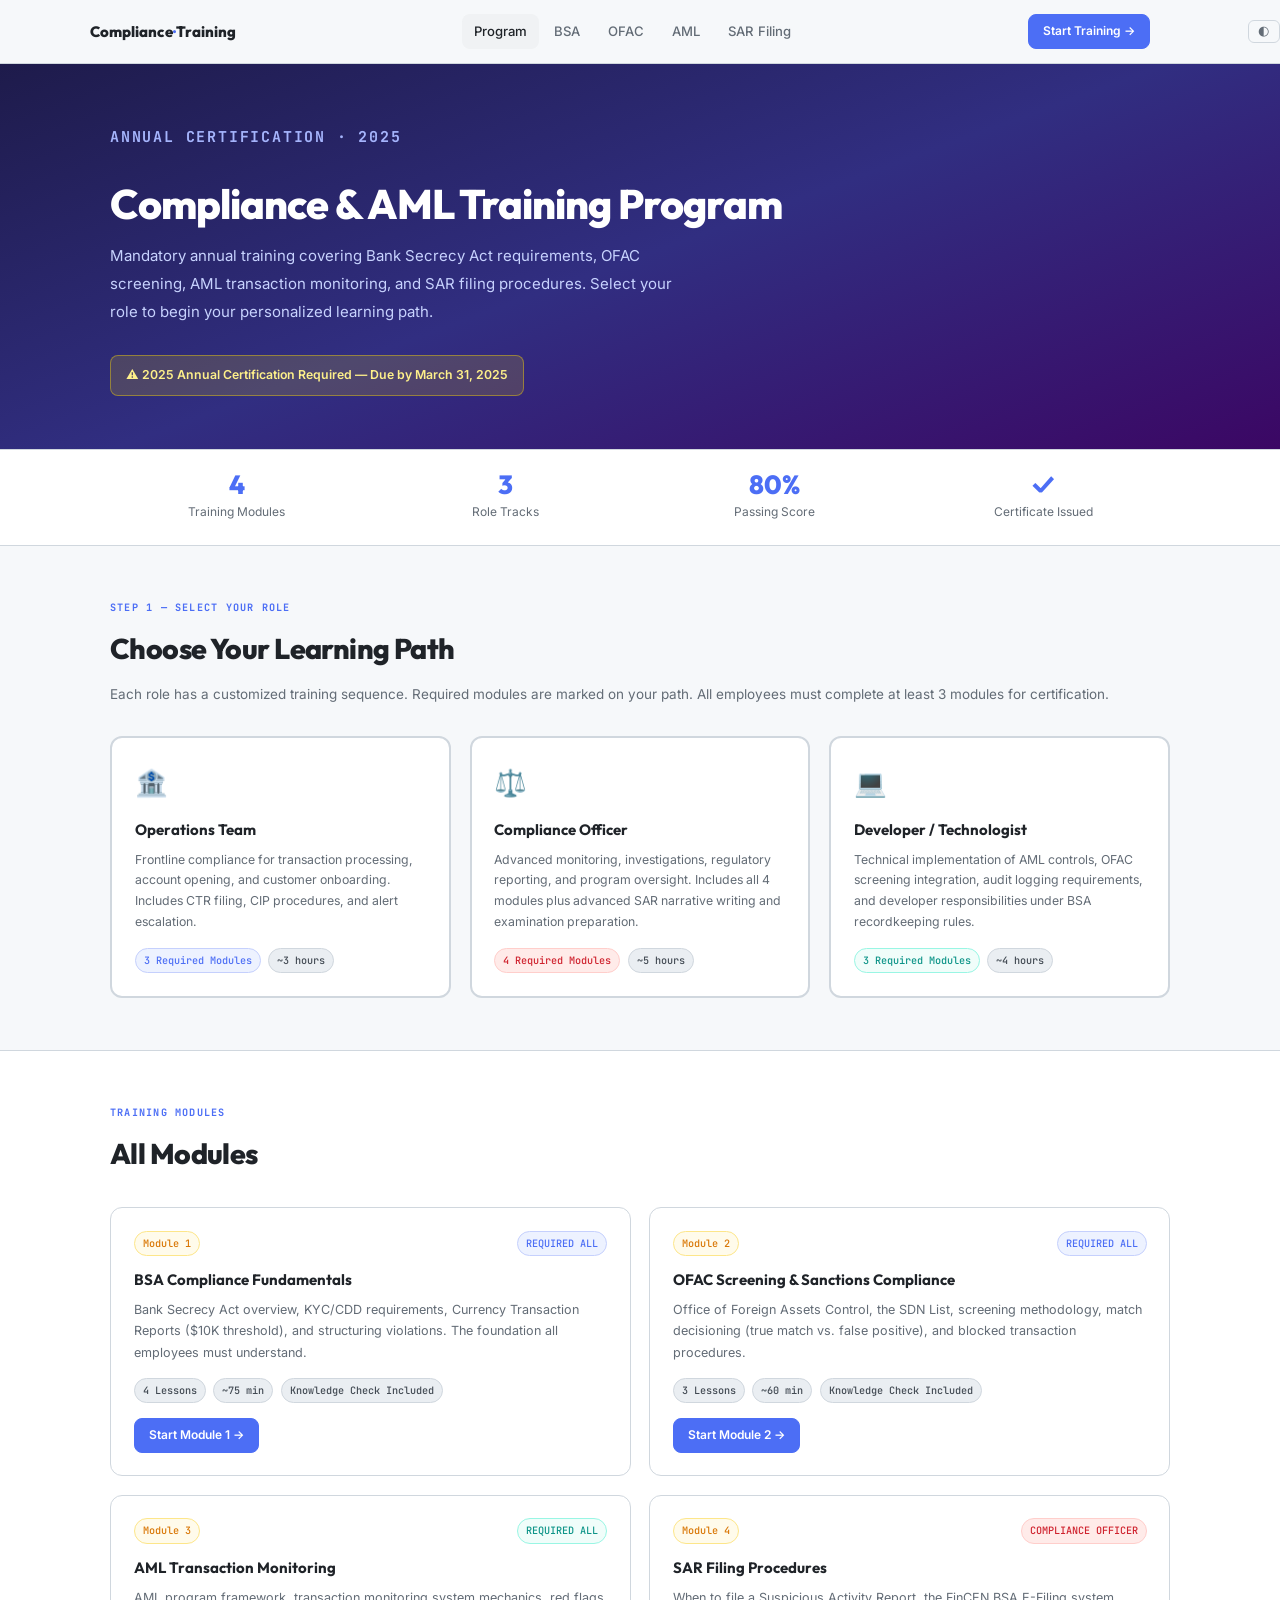
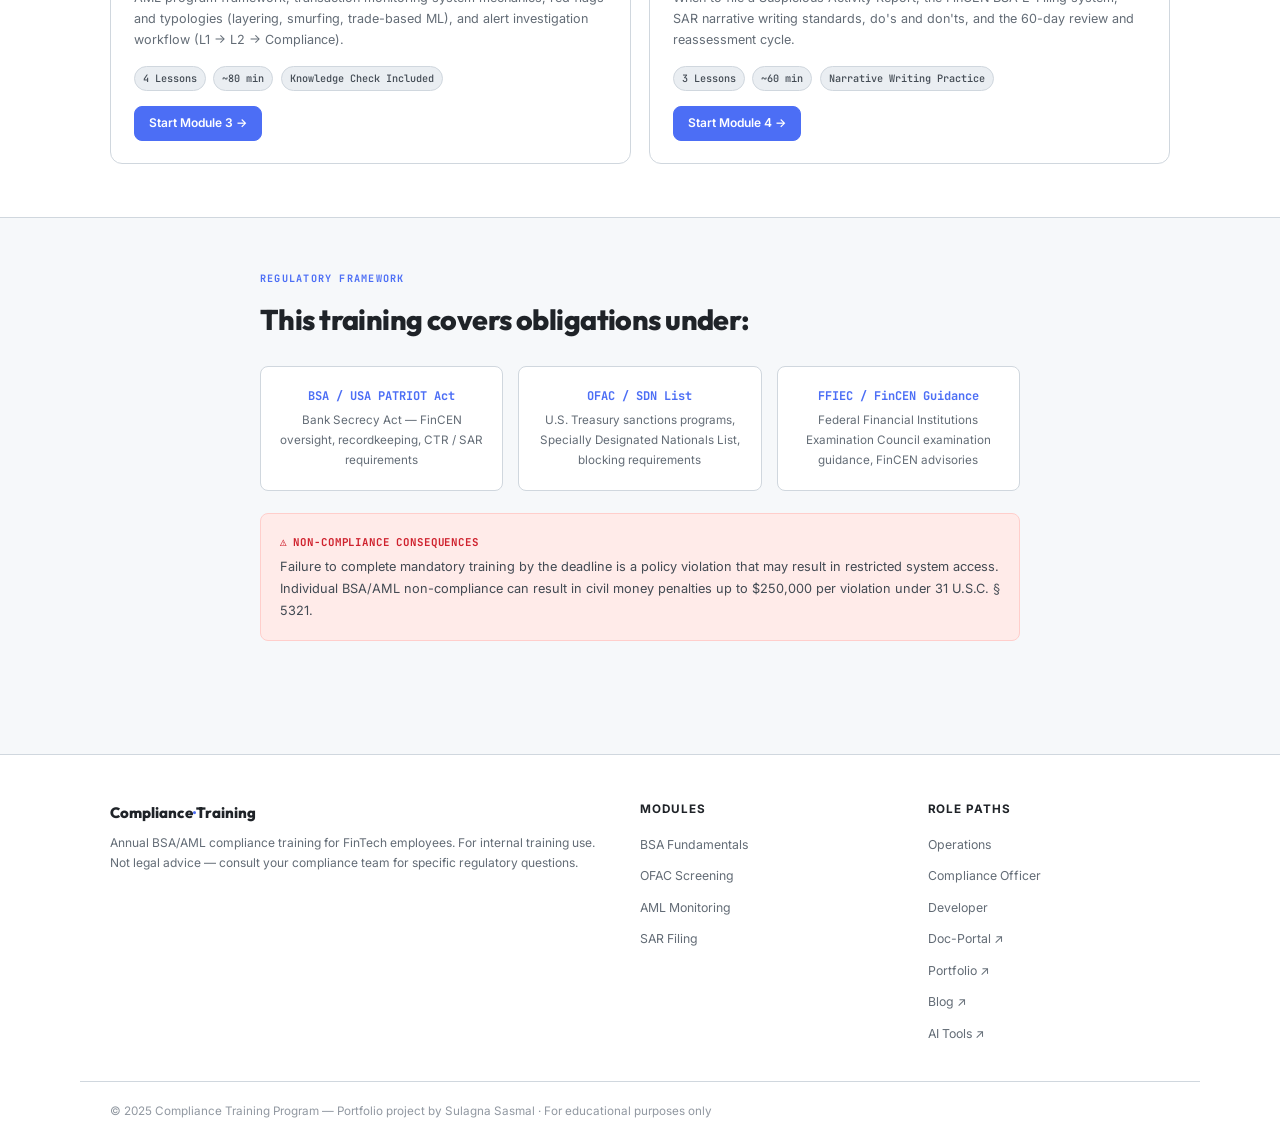
<file: index.html>
<!DOCTYPE html>
<html lang="en">
<head>
<meta charset="UTF-8">
<meta name="viewport" content="width=device-width, initial-scale=1.0">
<meta name="description" content="Compliance & AML Training Program — mandatory annual training covering BSA, KYC/CDD, OFAC screening, and AML transaction monitoring for FinTech employees.">
<title>Compliance & AML Training Program — 2025 Annual Certification</title>
<link rel="stylesheet" href="assets/css/style.css">
<link rel="icon" href="data:image/svg+xml,<svg xmlns='http://www.w3.org/2000/svg' viewBox='0 0 100 100'><text y='.9em' font-size='90'>🔒</text></svg>">
<script>(function(){var t=localStorage.getItem("theme");if(t)document.documentElement.setAttribute("data-theme",t);else if(window.matchMedia("(prefers-color-scheme:dark)").matches)document.documentElement.setAttribute("data-theme","dark");else document.documentElement.setAttribute("data-theme","light");})()</script>
</head>
<body>

<nav class="nav">
  <div class="nav-inner">
    <a href="index.html" class="nav-brand">Compliance<span>·</span>Training</a>
    <div class="nav-links">
      <a href="index.html" class="nav-link active">Program</a>
      <a href="module-bsa.html" class="nav-link">BSA</a>
      <a href="module-ofac.html" class="nav-link">OFAC</a>
      <a href="module-aml.html" class="nav-link">AML</a>
      <a href="module-sar.html" class="nav-link">SAR Filing</a>
    </div>
    <div class="nav-actions">
      <a href="module-bsa.html" class="btn btn-indigo btn-sm">Start Training →</a>
    </div>
  </div>
  <button class="theme-toggle" id="theme-toggle" aria-label="Toggle dark mode">&#9680;</button>
</nav>

<!-- HERO -->
<section class="training-hero">
  <div class="container">
    <p class="section-label">Annual Certification · 2025</p>
    <h1>Compliance &amp; AML Training Program</h1>
    <p>Mandatory annual training covering Bank Secrecy Act requirements, OFAC screening, AML transaction monitoring, and SAR filing procedures. Select your role to begin your personalized learning path.</p>
    <div style="display:inline-flex;align-items:center;gap:0.5rem;background:rgba(255,220,0,0.15);border:1px solid rgba(255,220,0,0.4);border-radius:var(--radius);padding:0.6rem 1rem;font-size:0.82rem;color:#fef08a;font-weight:600;">
      ⚠ 2025 Annual Certification Required — Due by March 31, 2025
    </div>
  </div>
</section>

<!-- STATS -->
<div class="stats-strip">
  <div class="stats-grid">
    <div class="stat-item"><span class="stat-number">4</span><div class="stat-label">Training Modules</div></div>
    <div class="stat-item"><span class="stat-number">3</span><div class="stat-label">Role Tracks</div></div>
    <div class="stat-item"><span class="stat-number">80%</span><div class="stat-label">Passing Score</div></div>
    <div class="stat-item"><span class="stat-number">✓</span><div class="stat-label">Certificate Issued</div></div>
  </div>
</div>

<!-- ROLE SELECTOR -->
<section class="section">
  <div class="container">
    <p class="section-label">Step 1 — Select Your Role</p>
    <h2 class="section-title">Choose Your Learning Path</h2>
    <p style="font-size:0.9rem;color:var(--text-3);margin-bottom:1rem;">Each role has a customized training sequence. Required modules are marked on your path. All employees must complete at least 3 modules for certification.</p>

    <div class="role-grid">
      <a href="path-ops.html" class="role-card" data-role="ops">
        <div class="role-icon">🏦</div>
        <div class="role-title">Operations Team</div>
        <p class="role-desc">Frontline compliance for transaction processing, account opening, and customer onboarding. Includes CTR filing, CIP procedures, and alert escalation.</p>
        <div class="role-meta">
          <span class="badge badge-indigo">3 Required Modules</span>
          <span class="badge badge-gray">~3 hours</span>
        </div>
      </a>
      <a href="path-compliance.html" class="role-card" data-role="compliance">
        <div class="role-icon">⚖️</div>
        <div class="role-title">Compliance Officer</div>
        <p class="role-desc">Advanced monitoring, investigations, regulatory reporting, and program oversight. Includes all 4 modules plus advanced SAR narrative writing and examination preparation.</p>
        <div class="role-meta">
          <span class="badge badge-red">4 Required Modules</span>
          <span class="badge badge-gray">~5 hours</span>
        </div>
      </a>
      <a href="path-developer.html" class="role-card" data-role="developer">
        <div class="role-icon">💻</div>
        <div class="role-title">Developer / Technologist</div>
        <p class="role-desc">Technical implementation of AML controls, OFAC screening integration, audit logging requirements, and developer responsibilities under BSA recordkeeping rules.</p>
        <div class="role-meta">
          <span class="badge badge-teal">3 Required Modules</span>
          <span class="badge badge-gray">~4 hours</span>
        </div>
      </a>
    </div>
  </div>
</section>

<!-- ALL MODULES -->
<section class="section" style="background:var(--bg-card);border-top:1px solid var(--border);border-bottom:1px solid var(--border);">
  <div class="container">
    <p class="section-label">Training Modules</p>
    <h2 class="section-title">All Modules</h2>

    <div class="module-grid">
      <a href="module-bsa.html" class="module-card">
        <div class="module-card-header">
          <span class="badge badge-amber">Module 1</span>
          <span class="badge badge-indigo">REQUIRED ALL</span>
        </div>
        <div class="module-title-main">BSA Compliance Fundamentals</div>
        <div class="module-desc">Bank Secrecy Act overview, KYC/CDD requirements, Currency Transaction Reports ($10K threshold), and structuring violations. The foundation all employees must understand.</div>
        <div style="display:flex;gap:0.5rem;flex-wrap:wrap;margin-bottom:1rem;">
          <span class="badge badge-gray">4 Lessons</span>
          <span class="badge badge-gray">~75 min</span>
          <span class="badge badge-gray">Knowledge Check Included</span>
        </div>
        <div class="btn btn-indigo btn-sm">Start Module 1 →</div>
      </a>

      <a href="module-ofac.html" class="module-card">
        <div class="module-card-header">
          <span class="badge badge-amber">Module 2</span>
          <span class="badge badge-indigo">REQUIRED ALL</span>
        </div>
        <div class="module-title-main">OFAC Screening &amp; Sanctions Compliance</div>
        <div class="module-desc">Office of Foreign Assets Control, the SDN List, screening methodology, match decisioning (true match vs. false positive), and blocked transaction procedures.</div>
        <div style="display:flex;gap:0.5rem;flex-wrap:wrap;margin-bottom:1rem;">
          <span class="badge badge-gray">3 Lessons</span>
          <span class="badge badge-gray">~60 min</span>
          <span class="badge badge-gray">Knowledge Check Included</span>
        </div>
        <div class="btn btn-indigo btn-sm">Start Module 2 →</div>
      </a>

      <a href="module-aml.html" class="module-card">
        <div class="module-card-header">
          <span class="badge badge-amber">Module 3</span>
          <span class="badge badge-teal">REQUIRED ALL</span>
        </div>
        <div class="module-title-main">AML Transaction Monitoring</div>
        <div class="module-desc">AML program framework, transaction monitoring system mechanics, red flags and typologies (layering, smurfing, trade-based ML), and alert investigation workflow (L1 → L2 → Compliance).</div>
        <div style="display:flex;gap:0.5rem;flex-wrap:wrap;margin-bottom:1rem;">
          <span class="badge badge-gray">4 Lessons</span>
          <span class="badge badge-gray">~80 min</span>
          <span class="badge badge-gray">Knowledge Check Included</span>
        </div>
        <div class="btn btn-indigo btn-sm">Start Module 3 →</div>
      </a>

      <a href="module-sar.html" class="module-card">
        <div class="module-card-header">
          <span class="badge badge-amber">Module 4</span>
          <span class="badge badge-red">COMPLIANCE OFFICER</span>
        </div>
        <div class="module-title-main">SAR Filing Procedures</div>
        <div class="module-desc">When to file a Suspicious Activity Report, the FinCEN BSA E-Filing system, SAR narrative writing standards, do's and don'ts, and the 60-day review and reassessment cycle.</div>
        <div style="display:flex;gap:0.5rem;flex-wrap:wrap;margin-bottom:1rem;">
          <span class="badge badge-gray">3 Lessons</span>
          <span class="badge badge-gray">~60 min</span>
          <span class="badge badge-gray">Narrative Writing Practice</span>
        </div>
        <div class="btn btn-indigo btn-sm">Start Module 4 →</div>
      </a>
    </div>
  </div>
</section>

<!-- REGULATORY FRAMEWORK -->
<section class="section">
  <div class="container-narrow">
    <p class="section-label">Regulatory Framework</p>
    <h2 class="section-title">This training covers obligations under:</h2>
    <div style="display:grid;grid-template-columns:repeat(3,1fr);gap:1rem;margin-top:1.5rem;">
      <div style="background:var(--bg-card);border:1px solid var(--border);border-radius:var(--radius);padding:1.25rem;text-align:center;">
        <div style="font-family:var(--font-mono);font-size:0.8rem;font-weight:700;color:var(--indigo);margin-bottom:0.35rem;">BSA / USA PATRIOT Act</div>
        <p style="font-size:0.78rem;color:var(--text-3);">Bank Secrecy Act — FinCEN oversight, recordkeeping, CTR / SAR requirements</p>
      </div>
      <div style="background:var(--bg-card);border:1px solid var(--border);border-radius:var(--radius);padding:1.25rem;text-align:center;">
        <div style="font-family:var(--font-mono);font-size:0.8rem;font-weight:700;color:var(--indigo);margin-bottom:0.35rem;">OFAC / SDN List</div>
        <p style="font-size:0.78rem;color:var(--text-3);">U.S. Treasury sanctions programs, Specially Designated Nationals List, blocking requirements</p>
      </div>
      <div style="background:var(--bg-card);border:1px solid var(--border);border-radius:var(--radius);padding:1.25rem;text-align:center;">
        <div style="font-family:var(--font-mono);font-size:0.8rem;font-weight:700;color:var(--indigo);margin-bottom:0.35rem;">FFIEC / FinCEN Guidance</div>
        <p style="font-size:0.78rem;color:var(--text-3);">Federal Financial Institutions Examination Council examination guidance, FinCEN advisories</p>
      </div>
    </div>
    <div style="background:var(--red-bg);border:1px solid var(--red-border);border-radius:var(--radius);padding:1.25rem;margin-top:1.5rem;">
      <div style="font-family:var(--font-mono);font-size:0.72rem;font-weight:700;color:var(--red);text-transform:uppercase;letter-spacing:0.08em;margin-bottom:0.35rem;">⚠ Non-Compliance Consequences</div>
      <p style="font-size:0.85rem;color:var(--text-2);margin:0;">Failure to complete mandatory training by the deadline is a policy violation that may result in restricted system access. Individual BSA/AML non-compliance can result in civil money penalties up to $250,000 per violation under 31 U.S.C. § 5321.</p>
    </div>
  </div>
</section>

<!-- FOOTER -->
<footer class="footer">
  <div class="footer-grid">
    <div>
      <div class="footer-brand">Compliance<span>·</span>Training</div>
      <p style="font-size:0.8rem;color:var(--text-3);margin-top:0.5rem;line-height:1.7;">Annual BSA/AML compliance training for FinTech employees. For internal training use. Not legal advice — consult your compliance team for specific regulatory questions.</p>
    </div>
    <div>
      <div class="footer-col-title">Modules</div>
      <ul class="footer-links">
        <li><a href="module-bsa.html">BSA Fundamentals</a></li>
        <li><a href="module-ofac.html">OFAC Screening</a></li>
        <li><a href="module-aml.html">AML Monitoring</a></li>
        <li><a href="module-sar.html">SAR Filing</a></li>
      </ul>
    </div>
    <div>
      <div class="footer-col-title">Role Paths</div>
      <ul class="footer-links">
        <li><a href="path-ops.html">Operations</a></li>
        <li><a href="path-compliance.html">Compliance Officer</a></li>
        <li><a href="path-developer.html">Developer</a></li>
        <li><a href="https://sulagnasasmal.github.io/doc-portal/">Doc-Portal ↗</a></li>
        <li><a href="https://sulagnasasmal.com/" target="_blank" rel="noopener">Portfolio ↗</a></li>
        <li><a href="https://sulagnasasmal.com/blog" target="_blank" rel="noopener">Blog ↗</a></li>
        <li><a href="https://sulagnasasmal.github.io/ai-doc-tools/" target="_blank" rel="noopener">AI Tools ↗</a></li>
      </ul>
    </div>
  </div>
  <div class="footer-bottom"><span class="footer-copyright">© 2025 Compliance Training Program — Portfolio project by Sulagna Sasmal · For educational purposes only</span></div>
</footer>

<script src="assets/js/training.js"></script>
<script src="assets/js/theme.js"></script>
</body>
</html>
</file>
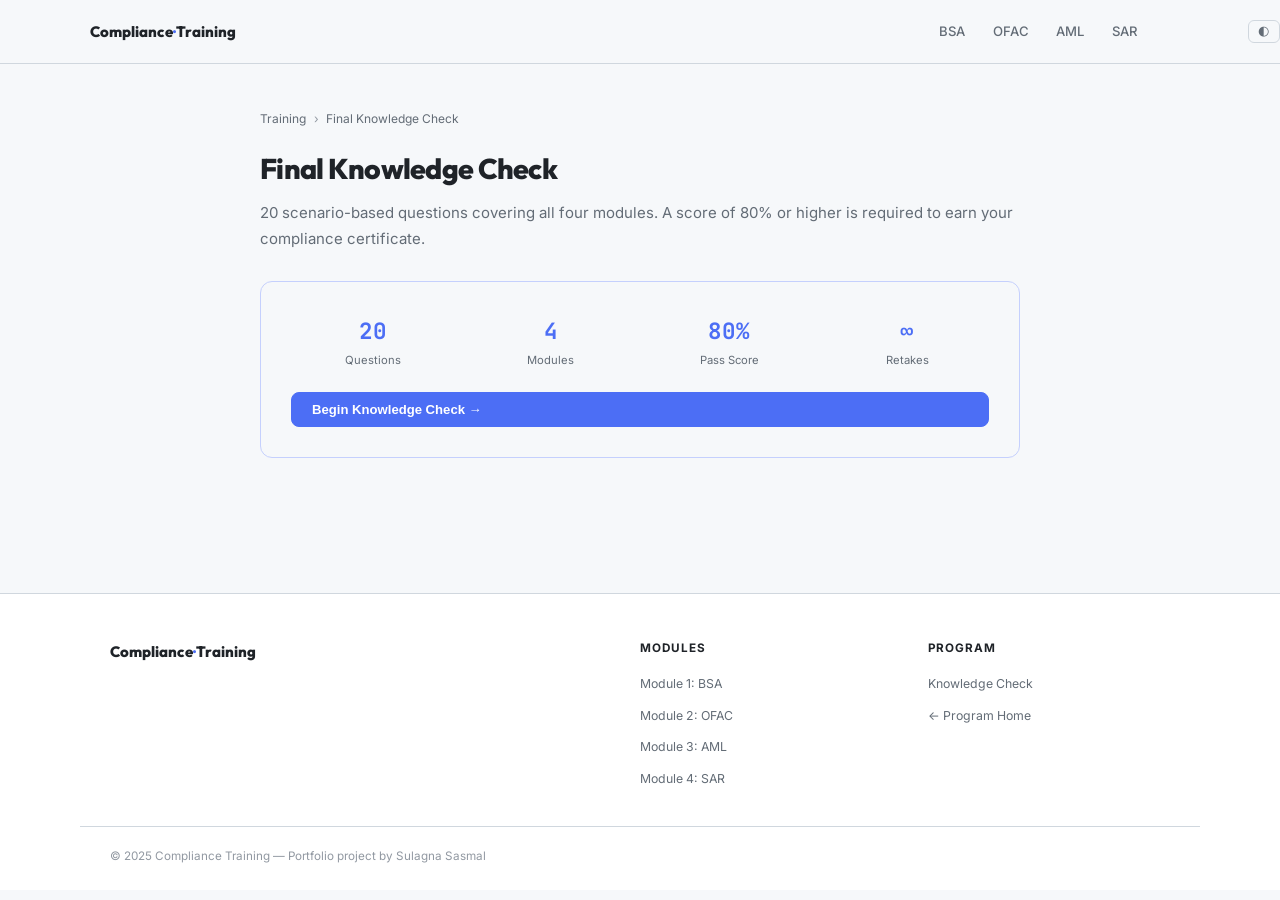
<file: knowledge-check.html>
<!DOCTYPE html>
<html lang="en">
<head>
<meta charset="UTF-8">
<meta name="viewport" content="width=device-width, initial-scale=1.0">
<title>Final Knowledge Check — Compliance Training</title>
<link rel="stylesheet" href="assets/css/style.css">
<script>(function(){var t=localStorage.getItem("theme");if(t)document.documentElement.setAttribute("data-theme",t);else if(window.matchMedia("(prefers-color-scheme:dark)").matches)document.documentElement.setAttribute("data-theme","dark");else document.documentElement.setAttribute("data-theme","light");})()</script>
</head>
<body>

<nav class="nav">
  <div class="nav-inner">
    <a href="index.html" class="nav-brand">Compliance<span>·</span>Training</a>
    <div class="nav-links">
      <a href="module-bsa.html" class="nav-link">BSA</a>
      <a href="module-ofac.html" class="nav-link">OFAC</a>
      <a href="module-aml.html" class="nav-link">AML</a>
      <a href="module-sar.html" class="nav-link">SAR</a>
    </div>
  </div>
  <button class="theme-toggle" id="theme-toggle" aria-label="Toggle dark mode">&#9680;</button>
</nav>

<div class="lesson-layout">
  <div class="breadcrumb">
    <a href="index.html">Training</a>
    <span class="breadcrumb-sep">›</span>
    <span>Final Knowledge Check</span>
  </div>

  <h1 style="font-family:var(--font-display);font-size:1.9rem;font-weight:800;color:var(--text);letter-spacing:-0.025em;margin-bottom:0.5rem;">Final Knowledge Check</h1>
  <p style="color:var(--text-3);margin-bottom:2rem;">20 scenario-based questions covering all four modules. A score of 80% or higher is required to earn your compliance certificate.</p>

  <div id="quiz-intro" style="background:var(--indigo-bg);border:1px solid var(--indigo-border);border-radius:var(--radius-lg);padding:2rem;margin-bottom:2rem;">
    <div style="display:grid;grid-template-columns:repeat(4,1fr);gap:1rem;margin-bottom:1.5rem;">
      <div style="text-align:center;"><div style="font-family:var(--font-mono);font-size:1.5rem;font-weight:700;color:var(--indigo);">20</div><div style="font-size:0.75rem;color:var(--text-3);">Questions</div></div>
      <div style="text-align:center;"><div style="font-family:var(--font-mono);font-size:1.5rem;font-weight:700;color:var(--indigo);">4</div><div style="font-size:0.75rem;color:var(--text-3);">Modules</div></div>
      <div style="text-align:center;"><div style="font-family:var(--font-mono);font-size:1.5rem;font-weight:700;color:var(--indigo);">80%</div><div style="font-size:0.75rem;color:var(--text-3);">Pass Score</div></div>
      <div style="text-align:center;"><div style="font-family:var(--font-mono);font-size:1.5rem;font-weight:700;color:var(--indigo);">∞</div><div style="font-size:0.75rem;color:var(--text-3);">Retakes</div></div>
    </div>
    <button id="start-quiz-btn" class="btn btn-indigo" style="width:100%;">Begin Knowledge Check →</button>
  </div>

  <div id="quiz-container" style="display:none;">
    <div style="display:flex;justify-content:space-between;align-items:center;margin-bottom:1.5rem;">
      <div style="font-family:var(--font-mono);font-size:0.8rem;color:var(--text-3);">Question <span id="q-current">1</span> of 20</div>
      <div style="width:200px;height:6px;background:var(--border);border-radius:99px;overflow:hidden;">
        <div id="q-progress-bar" style="height:100%;background:var(--indigo);border-radius:99px;transition:width 0.3s;width:5%;"></div>
      </div>
    </div>

    <div id="question-area"></div>

    <div style="display:flex;gap:1rem;margin-top:1.5rem;">
      <button id="next-btn" class="btn btn-indigo" style="display:none;" onclick="nextQuestion()">Next Question →</button>
      <button id="submit-btn" class="btn btn-indigo" style="display:none;" onclick="submitQuiz()">Submit & See Results</button>
    </div>
  </div>

  <div id="results-panel" style="display:none;">
    <div id="score-banner" style="border-radius:var(--radius-lg);padding:2rem;text-align:center;margin-bottom:2rem;">
      <div style="font-family:var(--font-display);font-size:3rem;font-weight:800;" id="score-number"></div>
      <div style="font-size:1rem;margin-top:0.25rem;" id="score-label"></div>
    </div>

    <div style="display:grid;grid-template-columns:repeat(4,1fr);gap:1rem;margin-bottom:2rem;" id="module-scores"></div>

    <div id="review-section"></div>

    <div style="display:flex;gap:1rem;margin-top:2rem;flex-wrap:wrap;">
      <button onclick="retakeQuiz()" class="btn btn-indigo">Retake Quiz</button>
      <a href="index.html" class="btn" style="background:var(--surface);border:1px solid var(--border);color:var(--text-2);">← Return to Training</a>
    </div>
  </div>
</div>

<footer class="footer">
  <div class="footer-grid">
    <div><div class="footer-brand">Compliance<span>·</span>Training</div></div>
    <div>
      <div class="footer-col-title">Modules</div>
      <ul class="footer-links">
        <li><a href="module-bsa.html">Module 1: BSA</a></li>
        <li><a href="module-ofac.html">Module 2: OFAC</a></li>
        <li><a href="module-aml.html">Module 3: AML</a></li>
        <li><a href="module-sar.html">Module 4: SAR</a></li>
      </ul>
    </div>
    <div>
      <div class="footer-col-title">Program</div>
      <ul class="footer-links">
        <li><a href="knowledge-check.html">Knowledge Check</a></li>
        <li><a href="index.html">← Program Home</a></li>
      </ul>
    </div>
  </div>
  <div class="footer-bottom"><span class="footer-copyright">© 2025 Compliance Training — Portfolio project by Sulagna Sasmal</span></div>
</footer>

<script src="assets/js/training.js"></script>
<script>
const questions = [
  // BSA Questions (1-5)
  {
    module: "BSA",
    q: "A customer deposits $9,000 on Monday, $9,500 on Tuesday, and $8,000 on Wednesday, all at the same branch. The teller recognizes the customer across all three transactions. What is the required BSA response?",
    options: [
      "No action required — no single transaction exceeded $10,000",
      "File a CTR for each transaction separately",
      "Aggregate the transactions and file a single CTR because the total exceeds $10,000 and there is reason to believe they are connected",
      "File a SAR only — CTRs are not required because no single transaction exceeded the threshold"
    ],
    answer: 2,
    explanation: "BSA requires aggregation when transactions appear to be connected and the aggregate total exceeds $10,000 within a business day or across multiple days if there is reason to believe the transactions are related."
  },
  {
    module: "BSA",
    q: "Under FinCEN's Customer Due Diligence (CDD) rule, what is the ownership threshold that triggers beneficial ownership collection for a legal entity customer?",
    options: [
      "Any ownership interest, regardless of percentage",
      "10% or greater ownership",
      "25% or greater ownership",
      "51% or greater ownership (majority control)"
    ],
    answer: 2,
    explanation: "FinCEN's CDD rule requires identifying all natural persons who own 25% or more of a legal entity customer, plus one person with significant managerial control."
  },
  {
    module: "BSA",
    q: "A long-standing business customer of a bank receives foreign wire transfers from multiple undisclosed counterparties every week and immediately moves the funds offshore. The activity does not match the customer's stated trade business profile. What is the BSA-mandated action?",
    options: [
      "Close the account immediately",
      "Conduct Enhanced Due Diligence (EDD) and file a SAR if no satisfactory explanation is obtained",
      "Call FinCEN and ask for guidance before taking any action",
      "Notify the customer and ask them to explain the wire activity"
    ],
    answer: 1,
    explanation: "When activity is inconsistent with the customer's risk profile, the institution should conduct EDD. If the inconsistency cannot be resolved, a SAR must be filed. Notifying the customer would constitute tipping off, which is prohibited."
  },
  {
    module: "BSA",
    q: "Currency Transaction Reports (CTRs) must be filed within how many days of the transaction?",
    options: [
      "5 calendar days",
      "10 business days",
      "15 calendar days",
      "30 calendar days"
    ],
    answer: 2,
    explanation: "CTRs must be filed within 15 calendar days of the transaction date. SARs, by contrast, have a 30-day window (or 60 days when no suspect is identified)."
  },
  {
    module: "BSA",
    q: "Which of the following individuals is a 'control prong' subject under FinCEN's beneficial ownership rule?",
    options: [
      "Any employee of the legal entity customer",
      "Any natural person with 10% ownership",
      "A person with significant responsibility to control, manage, or direct the legal entity (e.g., CEO, COO, CFO)",
      "The institution's compliance officer who opened the account"
    ],
    answer: 2,
    explanation: "The 'control prong' identifies one individual with significant managerial control — typically a CEO, COO, CFO, managing member, or equivalent — regardless of their ownership stake."
  },
  // OFAC Questions (6-10)
  {
    module: "OFAC",
    q: "A company receives a payment from a vendor whose name is spelled slightly differently than an SDN list entry (e.g., 'Ahmad' vs. 'Ahmed'). Under OFAC's screening standards, what is the appropriate response?",
    options: [
      "Proceed with the transaction — OFAC only blocks exact name matches",
      "Treat this as a potential match and escalate for manual review before processing",
      "Reject the payment immediately and notify the vendor",
      "File a SAR with FinCEN and await instructions"
    ],
    answer: 1,
    explanation: "Alternate spellings and transliteration variations are a recognized matching challenge. Screening programs should flag potential matches for manual review. Processing without review when a potential match exists exposes the institution to OFAC liability."
  },
  {
    module: "OFAC",
    q: "Company X is not on the SDN list. However, SDN-listed Party A owns 26% of Company X, and SDN-listed Party B owns 30% of Company X. Under OFAC's 50% rule, which statement is correct?",
    options: [
      "Company X is not blocked because neither A nor B individually owns 50%",
      "Company X is blocked because the aggregate ownership of SDN parties exceeds 50%",
      "Company X is a potential match only — transactions require enhanced scrutiny but are not blocked",
      "Only the 26% stake from Party A is relevant — the 50% rule does not apply to combined ownership"
    ],
    answer: 1,
    explanation: "OFAC's 50% rule aggregates the ownership interests of all SDN-listed parties. If SDN parties collectively own 50% or more, the entity is treated as blocked even if no individual SDN party owns 50%."
  },
  {
    module: "OFAC",
    q: "A bank receives a wire transfer that must be rejected under OFAC regulations (not blocked — rejected, because processing would violate a non-SDN prohibition). What is the required reporting timeline?",
    options: [
      "File a report with OFAC within 10 business days of the transaction date",
      "File a CTR within 15 days and notify FinCEN",
      "File a blocking report within 10 business days and an annual report if the funds remain blocked",
      "No OFAC report is required for rejected transactions"
    ],
    answer: 0,
    explanation: "Rejected transactions (where no funds are held) must be reported to OFAC within 10 business days. Blocked transactions require reporting within 10 business days plus annual reports as long as funds remain blocked."
  },
  {
    module: "OFAC",
    q: "An institution's customer conducts a transaction that appears to involve a Cuban national. Cuba sanctions were largely wound down following OFAC regulatory changes. What is the correct approach?",
    options: [
      "Block the transaction automatically — Cuba remains a fully sanctioned jurisdiction",
      "Review current OFAC regulations because Cuba's sanction status has changed, and apply the current applicable restrictions",
      "File a SAR because Cuba involvement is always suspicious",
      "Exempt the transaction — OFAC only applies to SDN-listed individuals, not countries"
    ],
    answer: 1,
    explanation: "OFAC sanction programs change. Compliance teams must stay current with active program lists. Cuba's sanctions have been modified over time. Always reference the current OFAC program list rather than relying on historical assumptions."
  },
  {
    module: "OFAC",
    q: "A customer claims that a transaction flagged in OFAC screening is a false positive and provides documentation. Who has final authority to clear the transaction?",
    options: [
      "The front-line employee who flagged it, once documentation is reviewed",
      "The customer, because they provided documentation",
      "A designated OFAC compliance officer or senior compliance personnel following a documented review process",
      "FinCEN, after the institution submits a query"
    ],
    answer: 2,
    explanation: "Only authorized compliance personnel — not front-line employees — can clear potential OFAC matches. The decision must be documented in the institution's records."
  },
  // AML Questions (11-15)
  {
    module: "AML",
    q: "An AML transaction monitoring alert flags a personal account that has received 15 cash deposits below $9,000 over 30 days, each from a different branch location. What typology does this most likely represent?",
    options: [
      "Trade-Based Money Laundering (TBML)",
      "Structuring / Smurfing",
      "Shell company layering",
      "Funnel account scheme"
    ],
    answer: 1,
    explanation: "Structuring (smurfing) involves deliberately breaking up transactions to stay below reporting thresholds. Multiple transactions just below $10,000 conducted at different locations across a short period is a classic structuring pattern."
  },
  {
    module: "AML",
    q: "What are the three stages of money laundering in the correct order?",
    options: [
      "Structuring → Layering → Integration",
      "Placement → Structuring → Extraction",
      "Placement → Layering → Integration",
      "Integration → Layering → Placement"
    ],
    answer: 2,
    explanation: "The three stages are: Placement (introducing illegal funds into the financial system), Layering (obscuring the trail through complex transactions), and Integration (reintroducing the funds as apparently legitimate assets)."
  },
  {
    module: "AML",
    q: "A compliance analyst receives a Level 2 AML alert for a new business account. The account received $200,000 in ACH credits from unrelated companies and wired equivalent amounts to a single offshore account within 24 hours. Which investigation action is highest priority?",
    options: [
      "Contact the customer to ask about the transactions",
      "Close the account immediately without further review",
      "Review account opening documents, compare activity to customer risk profile, and assess for SAR filing",
      "Refer to senior management and wait for guidance before taking any action"
    ],
    answer: 2,
    explanation: "The analyst must review available documentation, compare the activity to the customer's stated purpose (which this activity clearly contradicts), and make a SAR recommendation. Contacting the customer before filing would constitute tipping off."
  },
  {
    module: "AML",
    q: "Which of the following is NOT one of the five required pillars of an AML compliance program under 31 CFR 1020.210?",
    options: [
      "Designation of a compliance officer",
      "Employee training program",
      "Independent audit / testing function",
      "Real-time transaction blocking technology"
    ],
    answer: 3,
    explanation: "The five BSA/AML program pillars are: (1) Written internal policies, (2) Designated compliance officer, (3) Employee training, (4) Independent testing, and (5) Customer Due Diligence (CDD). Real-time blocking technology is not a statutory requirement."
  },
  {
    module: "AML",
    q: "An invoice reviewed as part of a Trade-Based Money Laundering (TBML) investigation shows 100 units of industrial equipment priced at $500 per unit. Market value for the same equipment is approximately $5,000 per unit. What does this indicate?",
    options: [
      "The supplier likely made a data entry error",
      "Under-invoicing — a TBML technique to transfer value across borders",
      "Over-invoicing — a TBML technique to transfer value across borders",
      "Normal trade price variation — no action required"
    ],
    answer: 1,
    explanation: "Under-invoicing ($500 vs. $5,000 market value) is a TBML technique where the importer transfers value to the exporter. The exporter receives goods worth far more than what was invoiced, effectively transferring the value difference across borders illicitly."
  },
  // SAR Questions (16-20)
  {
    module: "SAR",
    q: "A bank identifies suspicious activity on June 1 involving a known suspect. When is the SAR filing deadline?",
    options: [
      "July 1 (30 calendar days from June 1)",
      "July 31 (60 calendar days from June 1)",
      "June 15 (15 calendar days from June 1)",
      "August 30 (90 calendar days from June 1)"
    ],
    answer: 0,
    explanation: "When a suspect can be identified, the SAR must be filed within 30 calendar days of the date the institution initially detects a basis for filing. The 60-day extension applies only when no suspect has been identified."
  },
  {
    module: "SAR",
    q: "A compliance officer tells a customer: 'I can't discuss it, but I'd suggest moving your account elsewhere.' What BSA violation has occurred?",
    options: [
      "Failure to file a CTR",
      "Structuring",
      "Tipping off — disclosing that a SAR has been or may be filed",
      "No violation — the officer did not disclose what type of report was filed"
    ],
    answer: 2,
    explanation: "The tipping-off prohibition (31 U.S.C. § 5318(g)(2)) prohibits disclosing to any person that a SAR has been or may be filed, or disclosing the contents of a SAR. Even indirect references — like suggesting a customer close their account — can constitute tipping off."
  },
  {
    module: "SAR",
    q: "Which of the following is the BEST example of a SAR narrative sentence?",
    options: [
      "Subject appears to be engaged in money laundering based on suspicious account activity.",
      "Between 01/01/2025 and 03/01/2025, Subject received 8 ACH credits totaling $47,200 from 5 unrelated originators and wired equivalent amounts within 48 hours to a single account at [BANK] in [JURISDICTION].",
      "Customer behavior is highly suspicious and inconsistent with their account profile.",
      "This is likely a case of structuring — activity does not make business sense."
    ],
    answer: 1,
    explanation: "SAR narratives must be specific, factual, and data-driven. They should answer the 5 Ws (Who, What, When, Where, Why). Conclusory language ('appears to be money laundering,' 'highly suspicious') is discouraged — let the facts speak for themselves."
  },
  {
    module: "SAR",
    q: "After an institution files a SAR, the suspicious activity continues. What action is required?",
    options: [
      "No action — the original SAR covers all future activity",
      "File a continuing activity SAR every 90 days while the activity continues, referencing the original BSA ID",
      "File a new SAR every 30 days until the activity stops",
      "Notify law enforcement directly — additional SARs are not required"
    ],
    answer: 1,
    explanation: "If suspicious activity continues after an initial SAR is filed, a continuing activity SAR must be filed every 90 days while the activity persists. The continuation SAR must reference the original SAR's BSA Identification Number to link the cases."
  },
  {
    module: "SAR",
    q: "Which FinCEN system is used to file Suspicious Activity Reports?",
    options: [
      "FinCEN314 Portal",
      "OFAC SDN Filing System",
      "BSA E-Filing System at bsaefiling.fincen.treas.gov",
      "FFIEC Online Reporting System"
    ],
    answer: 2,
    explanation: "SARs and CTRs are filed electronically through FinCEN's BSA E-Filing System at bsaefiling.fincen.treas.gov. Access requires an EIN-registered account configured by the institution's primary Supervisory User."
  }
];

let currentQ = 0;
let answers = new Array(questions.length).fill(null);

function startQuiz() {
  document.getElementById("quiz-intro").style.display = "none";
  document.getElementById("quiz-container").style.display = "block";
  renderQuestion();
}

document.getElementById("start-quiz-btn").addEventListener("click", startQuiz);

function renderQuestion() {
  const q = questions[currentQ];
  const area = document.getElementById("question-area");
  const moduleColors = { BSA: "#4c6ef5", OFAC: "#d97706", AML: "#0d9488", SAR: "#7c3aed" };
  const color = moduleColors[q.module] || "#4c6ef5";

  area.innerHTML = `
    <div style="display:flex;align-items:center;gap:0.5rem;margin-bottom:1rem;">
      <span style="background:${color}1a;color:${color};border:1px solid ${color}33;border-radius:99px;padding:0.2rem 0.75rem;font-family:var(--font-mono);font-size:0.72rem;font-weight:600;">${q.module}</span>
      <span style="font-size:0.75rem;color:var(--text-3);">Question ${currentQ + 1} of ${questions.length}</span>
    </div>
    <p style="font-size:1rem;font-weight:600;color:var(--text);line-height:1.6;margin-bottom:1.25rem;">${q.q}</p>
    <div class="quiz-options">
      ${q.options.map((opt, i) => `
        <div class="quiz-option" data-idx="${i}" onclick="selectAnswer(${i})"
          style="${answers[currentQ] === i ? 'border-color:var(--indigo);background:var(--indigo-bg);' : ''}">
          <span class="quiz-option-letter">${String.fromCharCode(65+i)}</span>
          <span>${opt}</span>
        </div>
      `).join("")}
    </div>
    <div id="explanation-box" style="display:none;background:var(--surface-2);border:1px solid var(--border);border-radius:var(--radius);padding:1rem;margin-top:1rem;font-size:0.875rem;color:var(--text-2);line-height:1.6;"></div>
  `;

  document.getElementById("q-current").textContent = currentQ + 1;
  document.getElementById("q-progress-bar").style.width = `${((currentQ + 1) / questions.length) * 100}%`;
  document.getElementById("next-btn").style.display = "none";
  document.getElementById("submit-btn").style.display = "none";
}

function selectAnswer(idx) {
  if (answers[currentQ] !== null) return;
  answers[currentQ] = idx;

  const opts = document.querySelectorAll(".quiz-option");
  opts.forEach((o, i) => {
    if (i === questions[currentQ].answer) {
      o.style.borderColor = "#0d9488";
      o.style.background = "#f0fdf4";
    } else if (i === idx && idx !== questions[currentQ].answer) {
      o.style.borderColor = "#ef4444";
      o.style.background = "#fef2f2";
    }
    o.style.cursor = "default";
    o.onclick = null;
  });

  const expBox = document.getElementById("explanation-box");
  expBox.style.display = "block";
  expBox.innerHTML = `<strong>${idx === questions[currentQ].answer ? "✓ Correct." : "✗ Incorrect."}</strong> ${questions[currentQ].explanation}`;
  expBox.style.borderColor = idx === questions[currentQ].answer ? "#0d9488" : "#ef4444";

  if (currentQ < questions.length - 1) {
    document.getElementById("next-btn").style.display = "inline-block";
  } else {
    document.getElementById("submit-btn").style.display = "inline-block";
  }
}

function nextQuestion() {
  currentQ++;
  renderQuestion();
}

function submitQuiz() {
  document.getElementById("quiz-container").style.display = "none";
  document.getElementById("results-panel").style.display = "block";

  const correct = answers.filter((a, i) => a === questions[i].answer).length;
  const pct = Math.round((correct / questions.length) * 100);
  const passed = pct >= 80;

  const banner = document.getElementById("score-banner");
  banner.style.background = passed ? "#f0fdf4" : "#fef2f2";
  banner.style.border = `1px solid ${passed ? "#0d9488" : "#ef4444"}`;
  document.getElementById("score-number").style.color = passed ? "#0d9488" : "#ef4444";
  document.getElementById("score-number").textContent = `${pct}%`;
  document.getElementById("score-label").textContent = passed
    ? `${correct} / ${questions.length} correct — You passed! Certification earned.`
    : `${correct} / ${questions.length} correct — Score of 80% required. Please review and retake.`;

  const modules = ["BSA","OFAC","AML","SAR"];
  const modColors = { BSA:"#4c6ef5", OFAC:"#d97706", AML:"#0d9488", SAR:"#7c3aed" };
  let modScoresHtml = modules.map(m => {
    const mQs = questions.filter(q => q.module === m);
    const mCorrect = mQs.filter((q, i) => {
      const globalIdx = questions.indexOf(q);
      return answers[globalIdx] === q.answer;
    }).length;
    const mPct = Math.round((mCorrect / mQs.length) * 100);
    return `<div style="background:var(--surface-2);border:1px solid var(--border);border-radius:var(--radius);padding:1rem;text-align:center;">
      <div style="font-family:var(--font-mono);font-size:1.25rem;font-weight:700;color:${modColors[m]};">${mPct}%</div>
      <div style="font-size:0.75rem;color:var(--text-3);margin-top:0.25rem;">${m}</div>
      <div style="font-size:0.72rem;color:var(--text-3);">${mCorrect}/${mQs.length}</div>
    </div>`;
  }).join("");
  document.getElementById("module-scores").innerHTML = modScoresHtml;

  const review = questions.map((q, i) => {
    const isCorrect = answers[i] === q.answer;
    return `<div style="border:1px solid ${isCorrect?"#0d9488":"#ef4444"};border-radius:var(--radius);padding:1rem;margin-bottom:0.75rem;">
      <div style="display:flex;gap:0.5rem;align-items:flex-start;margin-bottom:0.5rem;">
        <span style="color:${isCorrect?"#0d9488":"#ef4444"};font-weight:700;">${isCorrect?"✓":"✗"}</span>
        <span style="font-weight:600;font-size:0.875rem;">${q.q}</span>
      </div>
      ${!isCorrect ? `<div style="font-size:0.8rem;color:#ef4444;margin-bottom:0.25rem;">Your answer: ${answers[i] !== null ? q.options[answers[i]] : "Not answered"}</div>` : ""}
      <div style="font-size:0.8rem;color:#0d9488;margin-bottom:0.5rem;">Correct: ${q.options[q.answer]}</div>
      <div style="font-size:0.8rem;color:var(--text-3);">${q.explanation}</div>
    </div>`;
  }).join("");
  document.getElementById("review-section").innerHTML = `<h3 style="font-weight:700;margin-bottom:1rem;">Review All Questions</h3>${review}`;

  if (passed) {
    localStorage.setItem("compliance_certification", JSON.stringify({ score: pct, date: new Date().toISOString() }));
  }
}

function retakeQuiz() {
  currentQ = 0;
  answers = new Array(questions.length).fill(null);
  document.getElementById("results-panel").style.display = "none";
  document.getElementById("quiz-container").style.display = "block";
  renderQuestion();
}
</script>
<script src="assets/js/theme.js"></script>
</body>
</html>
</file>
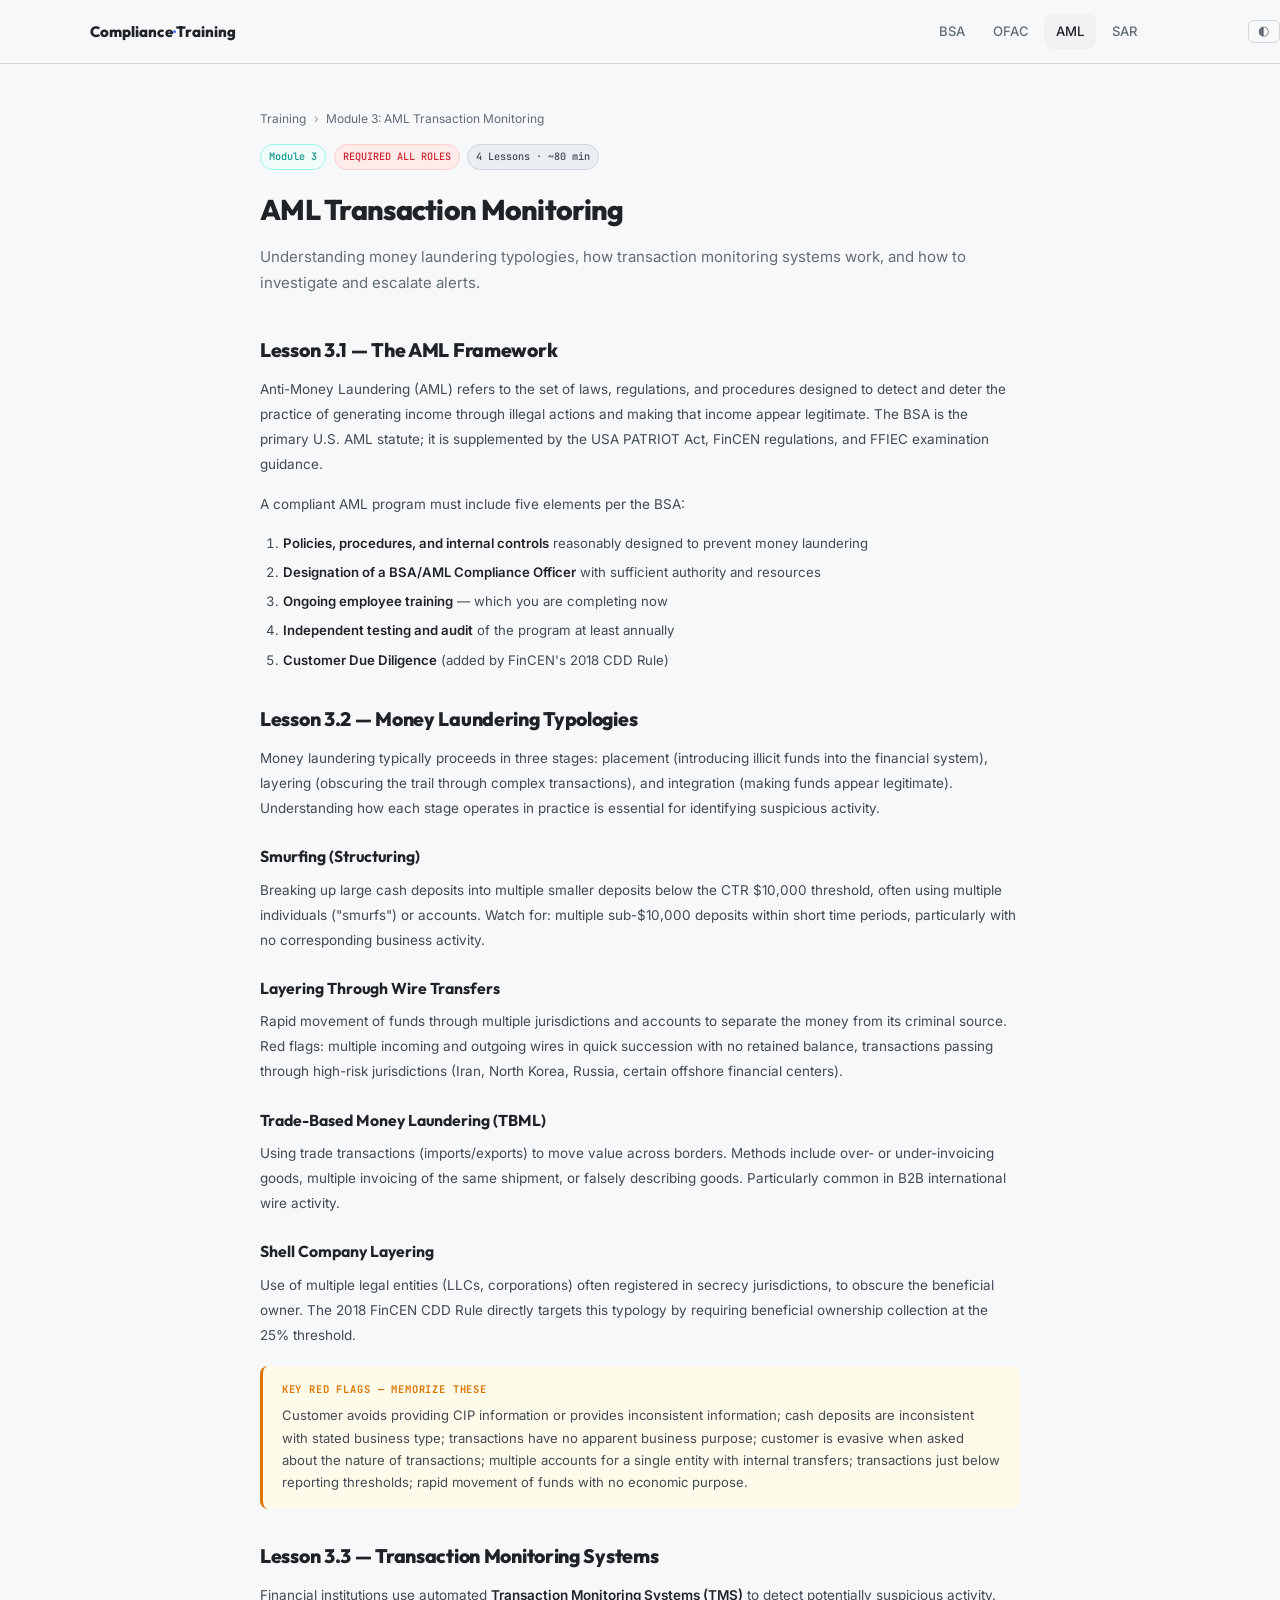
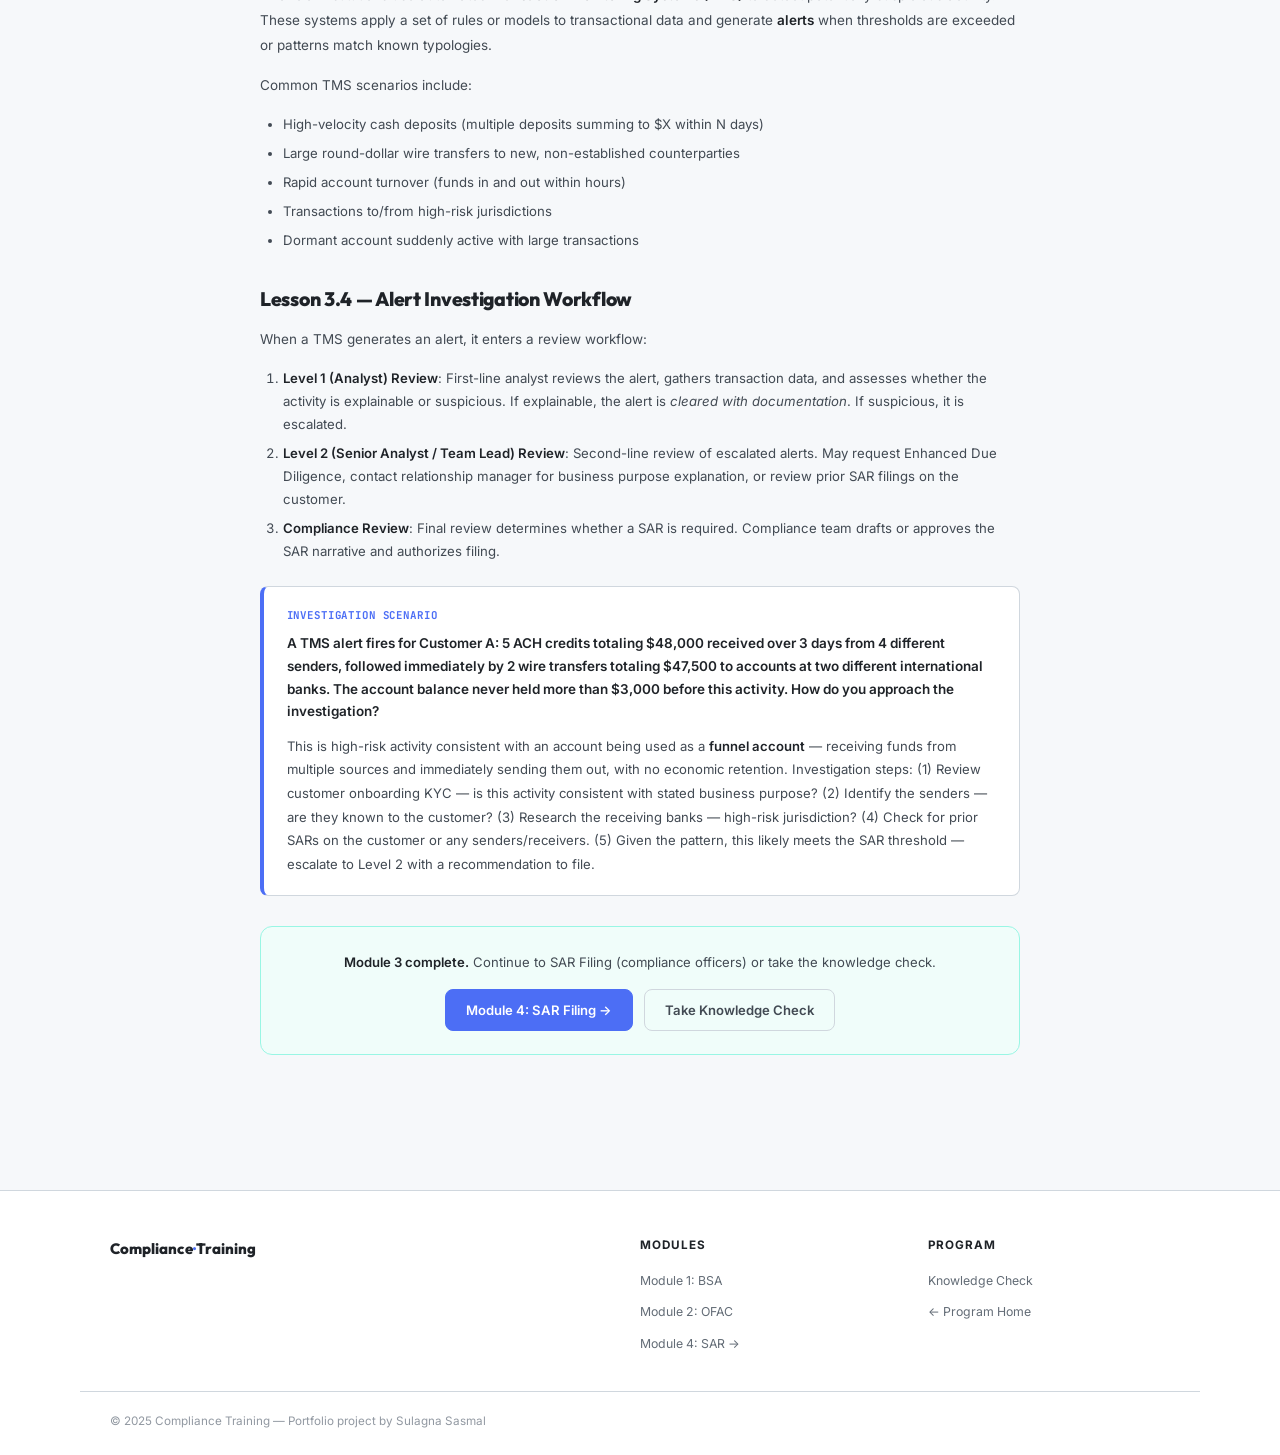
<file: module-aml.html>
<!DOCTYPE html>
<html lang="en">
<head>
<meta charset="UTF-8">
<meta name="viewport" content="width=device-width, initial-scale=1.0">
<title>Module 3: AML Transaction Monitoring — Compliance Training</title>
<link rel="stylesheet" href="assets/css/style.css">
<script>(function(){var t=localStorage.getItem("theme");if(t)document.documentElement.setAttribute("data-theme",t);else if(window.matchMedia("(prefers-color-scheme:dark)").matches)document.documentElement.setAttribute("data-theme","dark");else document.documentElement.setAttribute("data-theme","light");})()</script>
</head>
<body>

<nav class="nav">
  <div class="nav-inner">
    <a href="index.html" class="nav-brand">Compliance<span>·</span>Training</a>
    <div class="nav-links">
      <a href="module-bsa.html" class="nav-link">BSA</a>
      <a href="module-ofac.html" class="nav-link">OFAC</a>
      <a href="module-aml.html" class="nav-link active">AML</a>
      <a href="module-sar.html" class="nav-link">SAR</a>
    </div>
  </div>
  <button class="theme-toggle" id="theme-toggle" aria-label="Toggle dark mode">&#9680;</button>
</nav>

<div class="lesson-layout">
  <div class="breadcrumb">
    <a href="index.html">Training</a>
    <span class="breadcrumb-sep">›</span>
    <span>Module 3: AML Transaction Monitoring</span>
  </div>
  <div style="display:flex;gap:0.5rem;margin-bottom:1rem;flex-wrap:wrap;">
    <span class="badge badge-teal">Module 3</span>
    <span class="badge badge-red">REQUIRED ALL ROLES</span>
    <span class="badge badge-gray">4 Lessons · ~80 min</span>
  </div>

  <h1 style="font-family:var(--font-display);font-size:1.9rem;font-weight:800;color:var(--text);letter-spacing:-0.025em;margin-bottom:0.75rem;">AML Transaction Monitoring</h1>
  <p style="color:var(--text-3);margin-bottom:2.5rem;">Understanding money laundering typologies, how transaction monitoring systems work, and how to investigate and escalate alerts.</p>

  <article class="lesson-article">

    <h2>Lesson 3.1 — The AML Framework</h2>

    <p>Anti-Money Laundering (AML) refers to the set of laws, regulations, and procedures designed to detect and deter the practice of generating income through illegal actions and making that income appear legitimate. The BSA is the primary U.S. AML statute; it is supplemented by the USA PATRIOT Act, FinCEN regulations, and FFIEC examination guidance.</p>

    <p>A compliant AML program must include five elements per the BSA:</p>
    <ol>
      <li><strong>Policies, procedures, and internal controls</strong> reasonably designed to prevent money laundering</li>
      <li><strong>Designation of a BSA/AML Compliance Officer</strong> with sufficient authority and resources</li>
      <li><strong>Ongoing employee training</strong> — which you are completing now</li>
      <li><strong>Independent testing and audit</strong> of the program at least annually</li>
      <li><strong>Customer Due Diligence</strong> (added by FinCEN's 2018 CDD Rule)</li>
    </ol>

    <h2>Lesson 3.2 — Money Laundering Typologies</h2>

    <p>Money laundering typically proceeds in three stages: placement (introducing illicit funds into the financial system), layering (obscuring the trail through complex transactions), and integration (making funds appear legitimate). Understanding how each stage operates in practice is essential for identifying suspicious activity.</p>

    <h3>Smurfing (Structuring)</h3>
    <p>Breaking up large cash deposits into multiple smaller deposits below the CTR $10,000 threshold, often using multiple individuals ("smurfs") or accounts. Watch for: multiple sub-$10,000 deposits within short time periods, particularly with no corresponding business activity.</p>

    <h3>Layering Through Wire Transfers</h3>
    <p>Rapid movement of funds through multiple jurisdictions and accounts to separate the money from its criminal source. Red flags: multiple incoming and outgoing wires in quick succession with no retained balance, transactions passing through high-risk jurisdictions (Iran, North Korea, Russia, certain offshore financial centers).</p>

    <h3>Trade-Based Money Laundering (TBML)</h3>
    <p>Using trade transactions (imports/exports) to move value across borders. Methods include over- or under-invoicing goods, multiple invoicing of the same shipment, or falsely describing goods. Particularly common in B2B international wire activity.</p>

    <h3>Shell Company Layering</h3>
    <p>Use of multiple legal entities (LLCs, corporations) often registered in secrecy jurisdictions, to obscure the beneficial owner. The 2018 FinCEN CDD Rule directly targets this typology by requiring beneficial ownership collection at the 25% threshold.</p>

    <div class="callout callout-rule">
      <div class="callout-title">Key Red Flags — Memorize These</div>
      <p>Customer avoids providing CIP information or provides inconsistent information; cash deposits are inconsistent with stated business type; transactions have no apparent business purpose; customer is evasive when asked about the nature of transactions; multiple accounts for a single entity with internal transfers; transactions just below reporting thresholds; rapid movement of funds with no economic purpose.</p>
    </div>

    <h2>Lesson 3.3 — Transaction Monitoring Systems</h2>

    <p>Financial institutions use automated <strong>Transaction Monitoring Systems (TMS)</strong> to detect potentially suspicious activity. These systems apply a set of rules or models to transactional data and generate <strong>alerts</strong> when thresholds are exceeded or patterns match known typologies.</p>

    <p>Common TMS scenarios include:</p>
    <ul>
      <li>High-velocity cash deposits (multiple deposits summing to $X within N days)</li>
      <li>Large round-dollar wire transfers to new, non-established counterparties</li>
      <li>Rapid account turnover (funds in and out within hours)</li>
      <li>Transactions to/from high-risk jurisdictions</li>
      <li>Dormant account suddenly active with large transactions</li>
    </ul>

    <h2>Lesson 3.4 — Alert Investigation Workflow</h2>

    <p>When a TMS generates an alert, it enters a review workflow:</p>
    <ol>
      <li><strong>Level 1 (Analyst) Review</strong>: First-line analyst reviews the alert, gathers transaction data, and assesses whether the activity is explainable or suspicious. If explainable, the alert is <em>cleared with documentation</em>. If suspicious, it is escalated.</li>
      <li><strong>Level 2 (Senior Analyst / Team Lead) Review</strong>: Second-line review of escalated alerts. May request Enhanced Due Diligence, contact relationship manager for business purpose explanation, or review prior SAR filings on the customer.</li>
      <li><strong>Compliance Review</strong>: Final review determines whether a SAR is required. Compliance team drafts or approves the SAR narrative and authorizes filing.</li>
    </ol>

    <div class="scenario-box">
      <div class="scenario-title">Investigation Scenario</div>
      <div class="scenario-question">A TMS alert fires for Customer A: 5 ACH credits totaling $48,000 received over 3 days from 4 different senders, followed immediately by 2 wire transfers totaling $47,500 to accounts at two different international banks. The account balance never held more than $3,000 before this activity. How do you approach the investigation?</div>
      <div class="scenario-analysis">This is high-risk activity consistent with an account being used as a <strong>funnel account</strong> — receiving funds from multiple sources and immediately sending them out, with no economic retention. Investigation steps: (1) Review customer onboarding KYC — is this activity consistent with stated business purpose? (2) Identify the senders — are they known to the customer? (3) Research the receiving banks — high-risk jurisdiction? (4) Check for prior SARs on the customer or any senders/receivers. (5) Given the pattern, this likely meets the SAR threshold — escalate to Level 2 with a recommendation to file.</div>
    </div>

    <div style="background:var(--teal-bg);border:1px solid var(--teal-border);border-radius:var(--radius-lg);padding:1.5rem;margin:2rem 0;text-align:center;">
      <p style="font-size:0.875rem;margin-bottom:1rem;"><strong>Module 3 complete.</strong> Continue to SAR Filing (compliance officers) or take the knowledge check.</p>
      <div style="display:flex;gap:0.75rem;justify-content:center;flex-wrap:wrap;">
        <a href="module-sar.html" class="btn btn-indigo">Module 4: SAR Filing →</a>
        <a href="knowledge-check.html" class="btn btn-outline">Take Knowledge Check</a>
      </div>
    </div>

  </article>
</div>

<footer class="footer">
  <div class="footer-grid">
    <div><div class="footer-brand">Compliance<span>·</span>Training</div></div>
    <div>
      <div class="footer-col-title">Modules</div>
      <ul class="footer-links">
        <li><a href="module-bsa.html">Module 1: BSA</a></li>
        <li><a href="module-ofac.html">Module 2: OFAC</a></li>
        <li><a href="module-sar.html">Module 4: SAR →</a></li>
      </ul>
    </div>
    <div>
      <div class="footer-col-title">Program</div>
      <ul class="footer-links">
        <li><a href="knowledge-check.html">Knowledge Check</a></li>
        <li><a href="index.html">← Program Home</a></li>
      </ul>
    </div>
  </div>
  <div class="footer-bottom"><span class="footer-copyright">© 2025 Compliance Training — Portfolio project by Sulagna Sasmal</span></div>
</footer>

<script src="assets/js/training.js"></script>
<script src="assets/js/theme.js"></script>
</body>
</html>
</file>
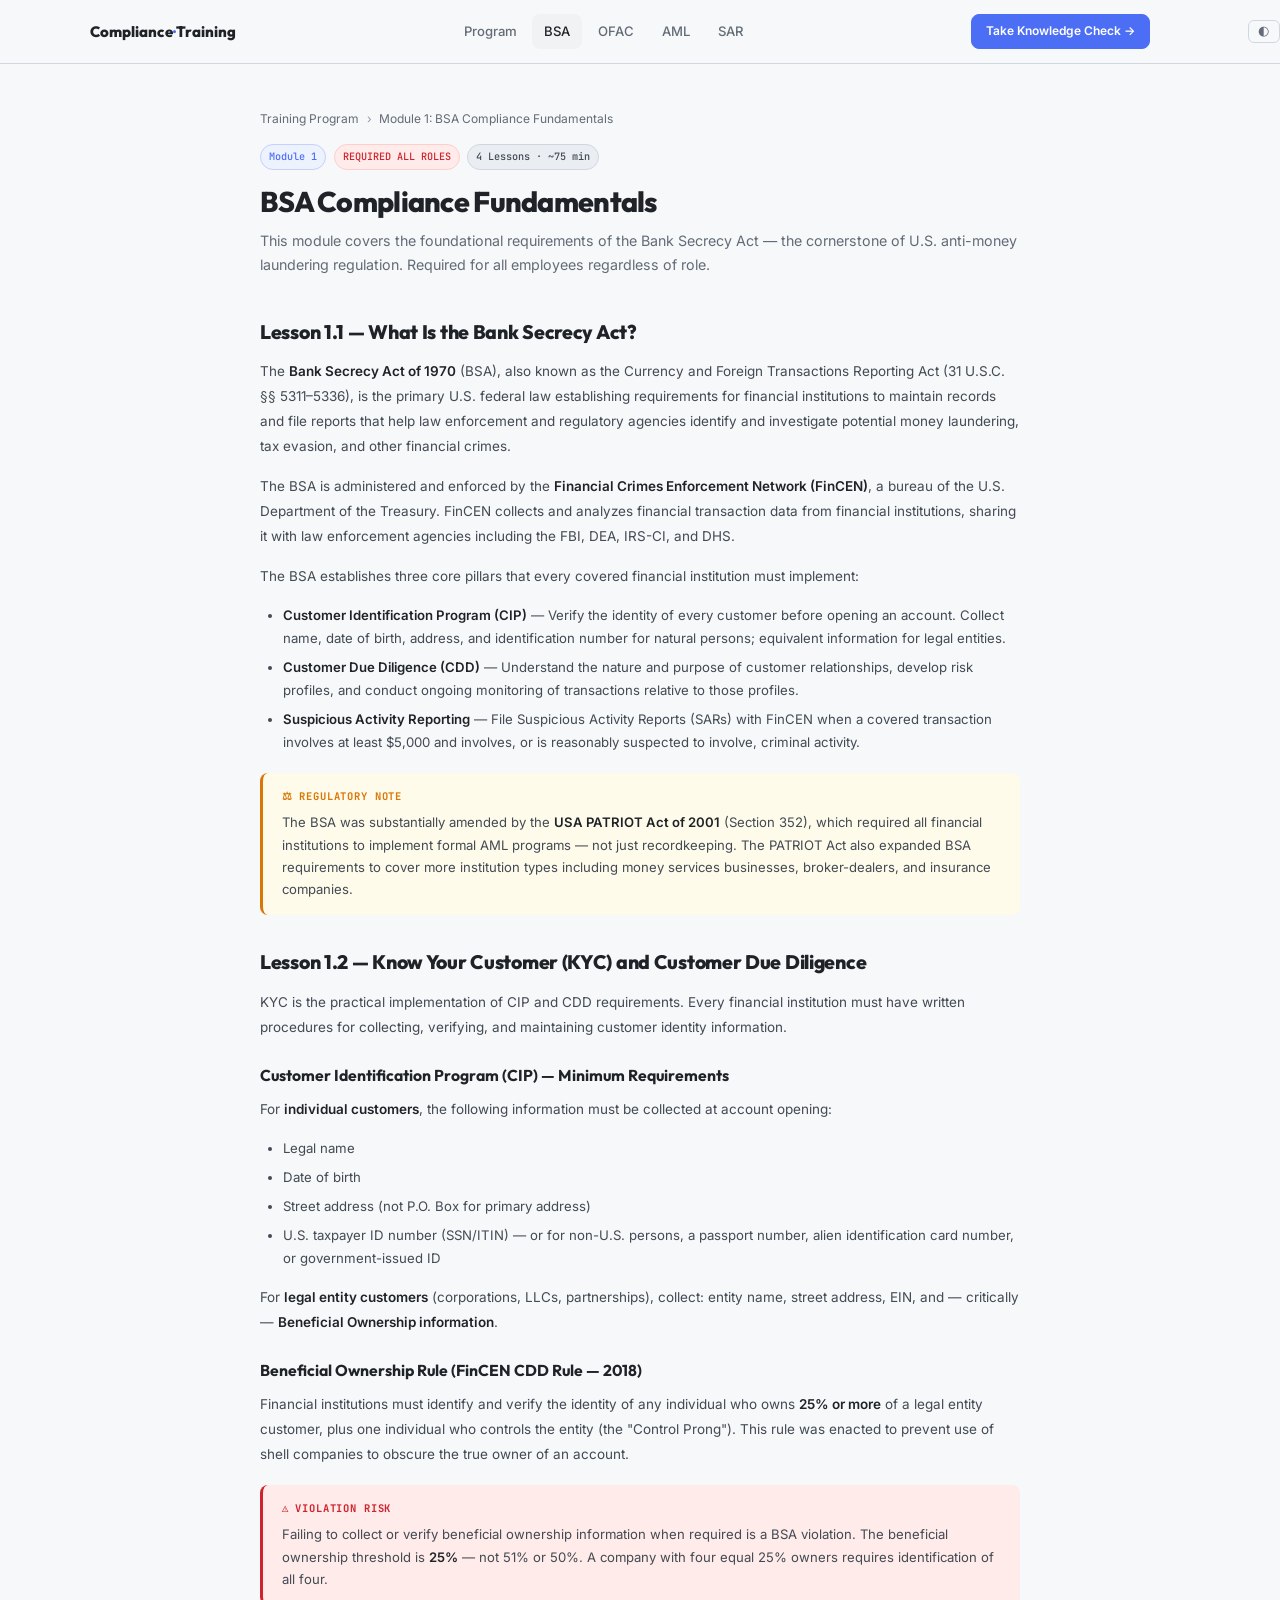
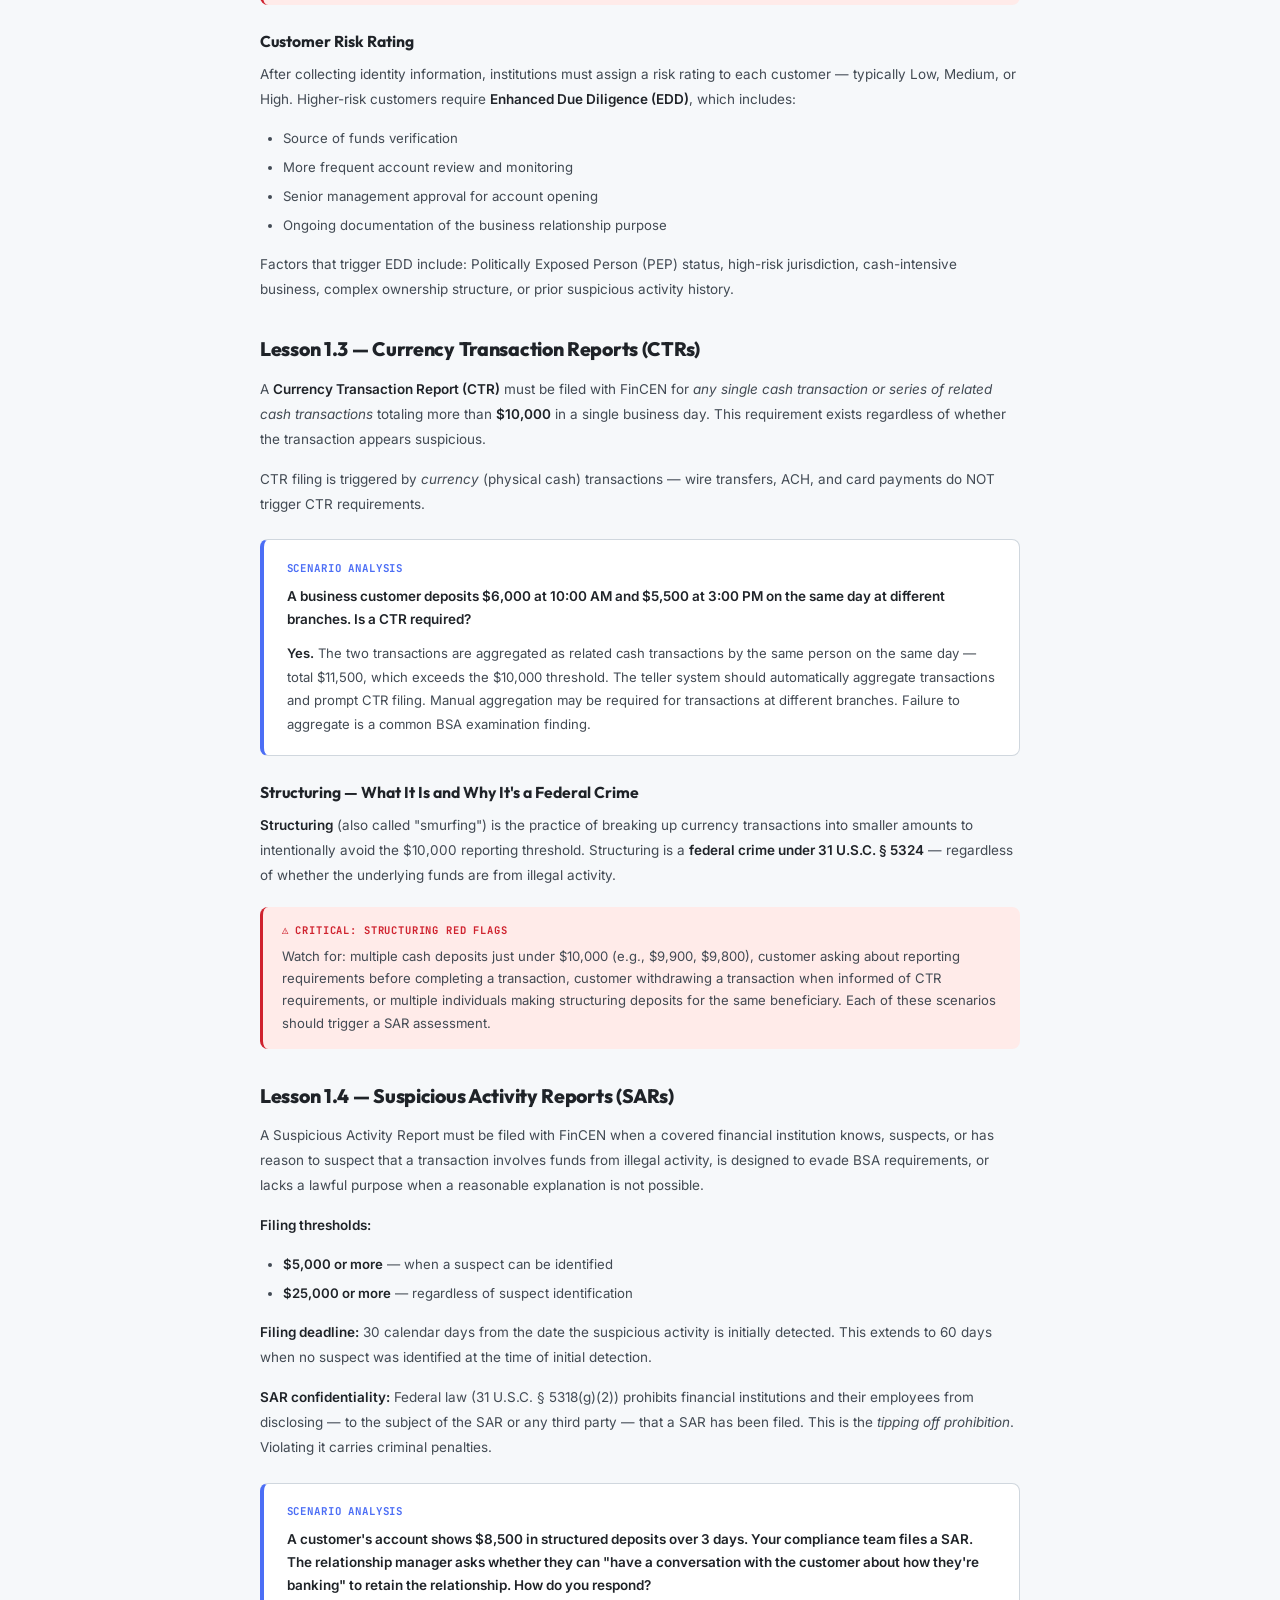
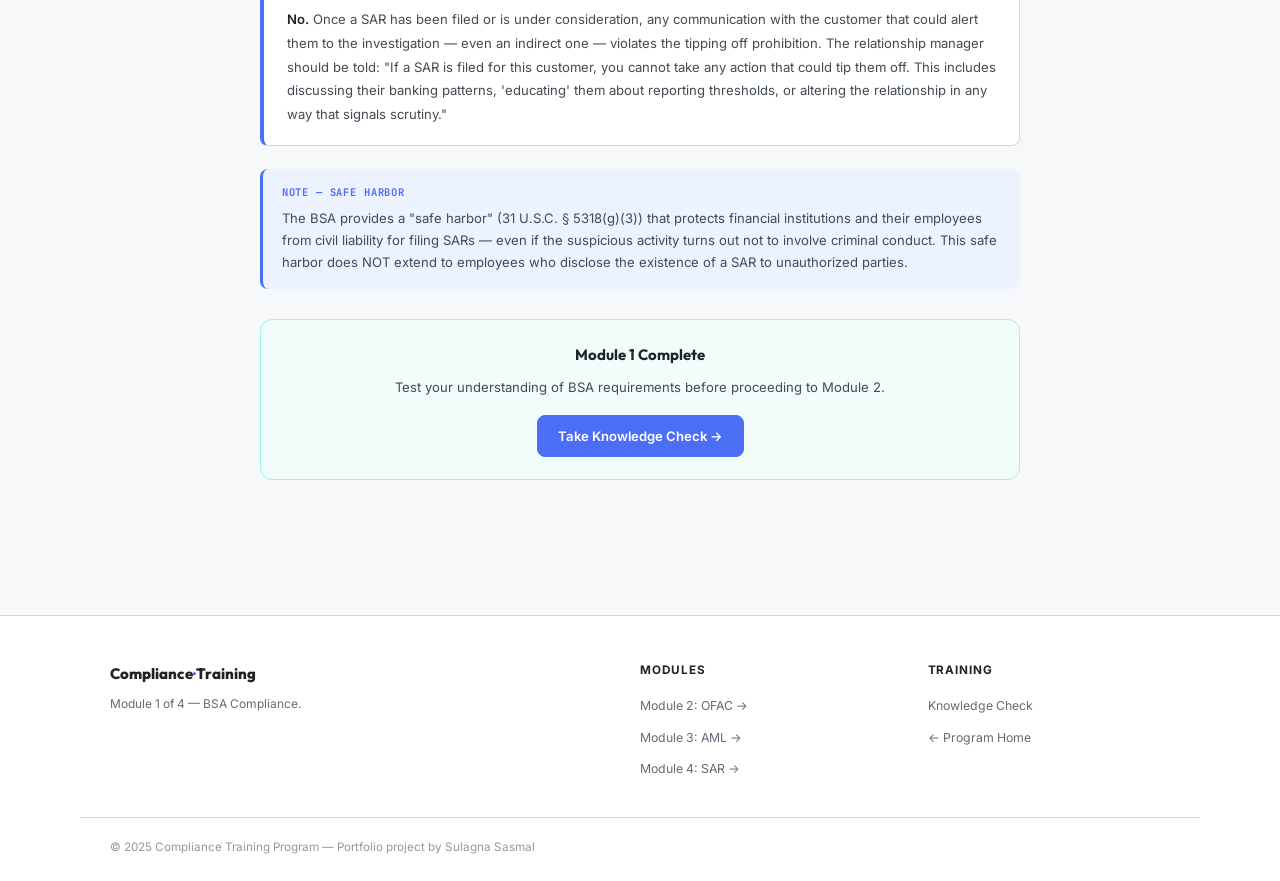
<file: module-bsa.html>
<!DOCTYPE html>
<html lang="en" data-module="bsa">
<head>
<meta charset="UTF-8">
<meta name="viewport" content="width=device-width, initial-scale=1.0">
<title>Module 1: BSA Compliance Fundamentals — Compliance Training</title>
<link rel="stylesheet" href="assets/css/style.css">
<script>(function(){var t=localStorage.getItem("theme");if(t)document.documentElement.setAttribute("data-theme",t);else if(window.matchMedia("(prefers-color-scheme:dark)").matches)document.documentElement.setAttribute("data-theme","dark");else document.documentElement.setAttribute("data-theme","light");})()</script>
</head>
<body data-module="bsa">

<nav class="nav">
  <div class="nav-inner">
    <a href="index.html" class="nav-brand">Compliance<span>·</span>Training</a>
    <div class="nav-links">
      <a href="index.html" class="nav-link">Program</a>
      <a href="module-bsa.html" class="nav-link active">BSA</a>
      <a href="module-ofac.html" class="nav-link">OFAC</a>
      <a href="module-aml.html" class="nav-link">AML</a>
      <a href="module-sar.html" class="nav-link">SAR</a>
    </div>
    <div class="nav-actions">
      <a href="knowledge-check.html" class="btn btn-indigo btn-sm">Take Knowledge Check →</a>
    </div>
  </div>
  <button class="theme-toggle" id="theme-toggle" aria-label="Toggle dark mode">&#9680;</button>
</nav>

<div class="lesson-layout">

  <div class="breadcrumb">
    <a href="index.html">Training Program</a>
    <span class="breadcrumb-sep">›</span>
    <span>Module 1: BSA Compliance Fundamentals</span>
  </div>

  <div style="display:flex;gap:0.5rem;margin-bottom:1rem;flex-wrap:wrap;">
    <span class="badge badge-indigo">Module 1</span>
    <span class="badge badge-red">REQUIRED ALL ROLES</span>
    <span class="badge badge-gray">4 Lessons · ~75 min</span>
  </div>

  <h1 style="font-family:var(--font-display);font-size:1.9rem;font-weight:800;color:var(--text);letter-spacing:-0.025em;line-height:1.15;margin-bottom:0.75rem;">BSA Compliance Fundamentals</h1>
  <p style="font-size:0.95rem;color:var(--text-3);margin-bottom:2.5rem;">This module covers the foundational requirements of the Bank Secrecy Act — the cornerstone of U.S. anti-money laundering regulation. Required for all employees regardless of role.</p>

  <article class="lesson-article">

    <h2>Lesson 1.1 — What Is the Bank Secrecy Act?</h2>

    <p>The <strong>Bank Secrecy Act of 1970</strong> (BSA), also known as the Currency and Foreign Transactions Reporting Act (31 U.S.C. §§ 5311–5336), is the primary U.S. federal law establishing requirements for financial institutions to maintain records and file reports that help law enforcement and regulatory agencies identify and investigate potential money laundering, tax evasion, and other financial crimes.</p>

    <p>The BSA is administered and enforced by the <strong>Financial Crimes Enforcement Network (FinCEN)</strong>, a bureau of the U.S. Department of the Treasury. FinCEN collects and analyzes financial transaction data from financial institutions, sharing it with law enforcement agencies including the FBI, DEA, IRS-CI, and DHS.</p>

    <p>The BSA establishes three core pillars that every covered financial institution must implement:</p>

    <ul>
      <li><strong>Customer Identification Program (CIP)</strong> — Verify the identity of every customer before opening an account. Collect name, date of birth, address, and identification number for natural persons; equivalent information for legal entities.</li>
      <li><strong>Customer Due Diligence (CDD)</strong> — Understand the nature and purpose of customer relationships, develop risk profiles, and conduct ongoing monitoring of transactions relative to those profiles.</li>
      <li><strong>Suspicious Activity Reporting</strong> — File Suspicious Activity Reports (SARs) with FinCEN when a covered transaction involves at least $5,000 and involves, or is reasonably suspected to involve, criminal activity.</li>
    </ul>

    <div class="callout callout-rule">
      <div class="callout-title">⚖ Regulatory Note</div>
      <p>The BSA was substantially amended by the <strong>USA PATRIOT Act of 2001</strong> (Section 352), which required all financial institutions to implement formal AML programs — not just recordkeeping. The PATRIOT Act also expanded BSA requirements to cover more institution types including money services businesses, broker-dealers, and insurance companies.</p>
    </div>

    <h2>Lesson 1.2 — Know Your Customer (KYC) and Customer Due Diligence</h2>

    <p>KYC is the practical implementation of CIP and CDD requirements. Every financial institution must have written procedures for collecting, verifying, and maintaining customer identity information.</p>

    <h3>Customer Identification Program (CIP) — Minimum Requirements</h3>
    <p>For <strong>individual customers</strong>, the following information must be collected at account opening:</p>
    <ul>
      <li>Legal name</li>
      <li>Date of birth</li>
      <li>Street address (not P.O. Box for primary address)</li>
      <li>U.S. taxpayer ID number (SSN/ITIN) — or for non-U.S. persons, a passport number, alien identification card number, or government-issued ID</li>
    </ul>

    <p>For <strong>legal entity customers</strong> (corporations, LLCs, partnerships), collect: entity name, street address, EIN, and — critically — <strong>Beneficial Ownership information</strong>.</p>

    <h3>Beneficial Ownership Rule (FinCEN CDD Rule — 2018)</h3>
    <p>Financial institutions must identify and verify the identity of any individual who owns <strong>25% or more</strong> of a legal entity customer, plus one individual who controls the entity (the "Control Prong"). This rule was enacted to prevent use of shell companies to obscure the true owner of an account.</p>

    <div class="callout callout-violation">
      <div class="callout-title">⚠ Violation Risk</div>
      <p>Failing to collect or verify beneficial ownership information when required is a BSA violation. The beneficial ownership threshold is <strong>25%</strong> — not 51% or 50%. A company with four equal 25% owners requires identification of all four.</p>
    </div>

    <h3>Customer Risk Rating</h3>
    <p>After collecting identity information, institutions must assign a risk rating to each customer — typically Low, Medium, or High. Higher-risk customers require <strong>Enhanced Due Diligence (EDD)</strong>, which includes:</p>
    <ul>
      <li>Source of funds verification</li>
      <li>More frequent account review and monitoring</li>
      <li>Senior management approval for account opening</li>
      <li>Ongoing documentation of the business relationship purpose</li>
    </ul>
    <p>Factors that trigger EDD include: Politically Exposed Person (PEP) status, high-risk jurisdiction, cash-intensive business, complex ownership structure, or prior suspicious activity history.</p>

    <h2>Lesson 1.3 — Currency Transaction Reports (CTRs)</h2>

    <p>A <strong>Currency Transaction Report (CTR)</strong> must be filed with FinCEN for <em>any single cash transaction or series of related cash transactions</em> totaling more than <strong>$10,000</strong> in a single business day. This requirement exists regardless of whether the transaction appears suspicious.</p>

    <p>CTR filing is triggered by <em>currency</em> (physical cash) transactions — wire transfers, ACH, and card payments do NOT trigger CTR requirements.</p>

    <div class="scenario-box">
      <div class="scenario-title">Scenario Analysis</div>
      <div class="scenario-question">A business customer deposits $6,000 at 10:00 AM and $5,500 at 3:00 PM on the same day at different branches. Is a CTR required?</div>
      <div class="scenario-analysis"><strong>Yes.</strong> The two transactions are aggregated as related cash transactions by the same person on the same day — total $11,500, which exceeds the $10,000 threshold. The teller system should automatically aggregate transactions and prompt CTR filing. Manual aggregation may be required for transactions at different branches. Failure to aggregate is a common BSA examination finding.</div>
    </div>

    <h3>Structuring — What It Is and Why It's a Federal Crime</h3>
    <p><strong>Structuring</strong> (also called "smurfing") is the practice of breaking up currency transactions into smaller amounts to intentionally avoid the $10,000 reporting threshold. Structuring is a <strong>federal crime under 31 U.S.C. § 5324</strong> — regardless of whether the underlying funds are from illegal activity.</p>

    <div class="callout callout-violation">
      <div class="callout-title">⚠ Critical: Structuring Red Flags</div>
      <p>Watch for: multiple cash deposits just under $10,000 (e.g., $9,900, $9,800), customer asking about reporting requirements before completing a transaction, customer withdrawing a transaction when informed of CTR requirements, or multiple individuals making structuring deposits for the same beneficiary. Each of these scenarios should trigger a SAR assessment.</p>
    </div>

    <h2>Lesson 1.4 — Suspicious Activity Reports (SARs)</h2>

    <p>A Suspicious Activity Report must be filed with FinCEN when a covered financial institution knows, suspects, or has reason to suspect that a transaction involves funds from illegal activity, is designed to evade BSA requirements, or lacks a lawful purpose when a reasonable explanation is not possible.</p>

    <p><strong>Filing thresholds:</strong></p>
    <ul>
      <li><strong>$5,000 or more</strong> — when a suspect can be identified</li>
      <li><strong>$25,000 or more</strong> — regardless of suspect identification</li>
    </ul>

    <p><strong>Filing deadline:</strong> 30 calendar days from the date the suspicious activity is initially detected. This extends to 60 days when no suspect was identified at the time of initial detection.</p>

    <p><strong>SAR confidentiality:</strong> Federal law (31 U.S.C. § 5318(g)(2)) prohibits financial institutions and their employees from disclosing — to the subject of the SAR or any third party — that a SAR has been filed. This is the <em>tipping off prohibition</em>. Violating it carries criminal penalties.</p>

    <div class="scenario-box">
      <div class="scenario-title">Scenario Analysis</div>
      <div class="scenario-question">A customer's account shows $8,500 in structured deposits over 3 days. Your compliance team files a SAR. The relationship manager asks whether they can "have a conversation with the customer about how they're banking" to retain the relationship. How do you respond?</div>
      <div class="scenario-analysis"><strong>No.</strong> Once a SAR has been filed or is under consideration, any communication with the customer that could alert them to the investigation — even an indirect one — violates the tipping off prohibition. The relationship manager should be told: "If a SAR is filed for this customer, you cannot take any action that could tip them off. This includes discussing their banking patterns, 'educating' them about reporting thresholds, or altering the relationship in any way that signals scrutiny."</div>
    </div>

    <div class="callout callout-note">
      <div class="callout-title">Note — Safe Harbor</div>
      <p>The BSA provides a "safe harbor" (31 U.S.C. § 5318(g)(3)) that protects financial institutions and their employees from civil liability for filing SARs — even if the suspicious activity turns out not to involve criminal conduct. This safe harbor does NOT extend to employees who disclose the existence of a SAR to unauthorized parties.</p>
    </div>

    <div style="background:var(--teal-bg);border:1px solid var(--teal-border);border-radius:var(--radius-lg);padding:1.5rem;margin:2rem 0;text-align:center;">
      <div style="font-family:var(--font-display);font-weight:700;color:var(--text);margin-bottom:0.5rem;">Module 1 Complete</div>
      <p style="font-size:0.875rem;color:var(--text-2);margin-bottom:1rem;">Test your understanding of BSA requirements before proceeding to Module 2.</p>
      <a href="knowledge-check.html" class="btn btn-indigo">Take Knowledge Check →</a>
    </div>

  </article>

</div>

<footer class="footer">
  <div class="footer-grid">
    <div><div class="footer-brand">Compliance<span>·</span>Training</div><p style="font-size:0.8rem;color:var(--text-3);margin-top:0.5rem;">Module 1 of 4 — BSA Compliance.</p></div>
    <div>
      <div class="footer-col-title">Modules</div>
      <ul class="footer-links">
        <li><a href="module-ofac.html">Module 2: OFAC →</a></li>
        <li><a href="module-aml.html">Module 3: AML →</a></li>
        <li><a href="module-sar.html">Module 4: SAR →</a></li>
      </ul>
    </div>
    <div>
      <div class="footer-col-title">Training</div>
      <ul class="footer-links">
        <li><a href="knowledge-check.html">Knowledge Check</a></li>
        <li><a href="index.html">← Program Home</a></li>
      </ul>
    </div>
  </div>
  <div class="footer-bottom"><span class="footer-copyright">© 2025 Compliance Training Program — Portfolio project by Sulagna Sasmal</span></div>
</footer>

<script src="assets/js/training.js"></script>
<script src="assets/js/theme.js"></script>
</body>
</html>
</file>
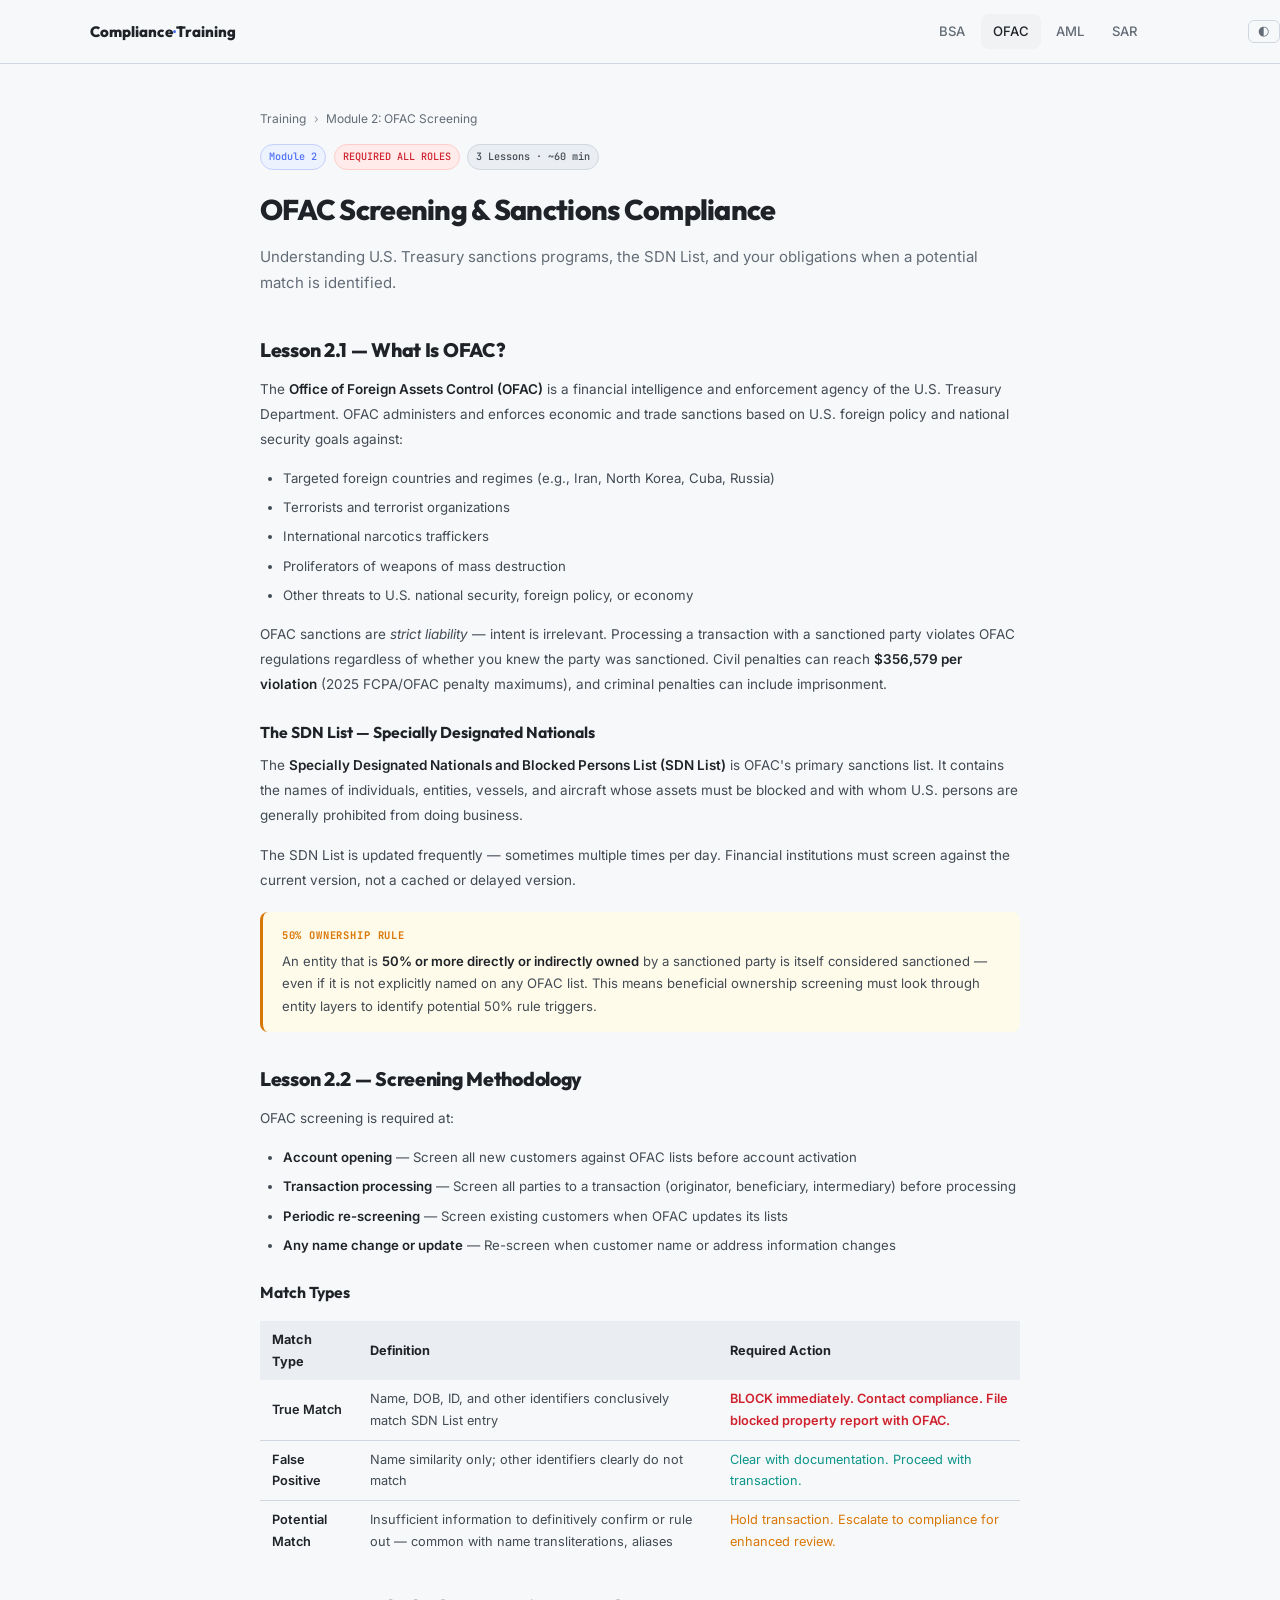
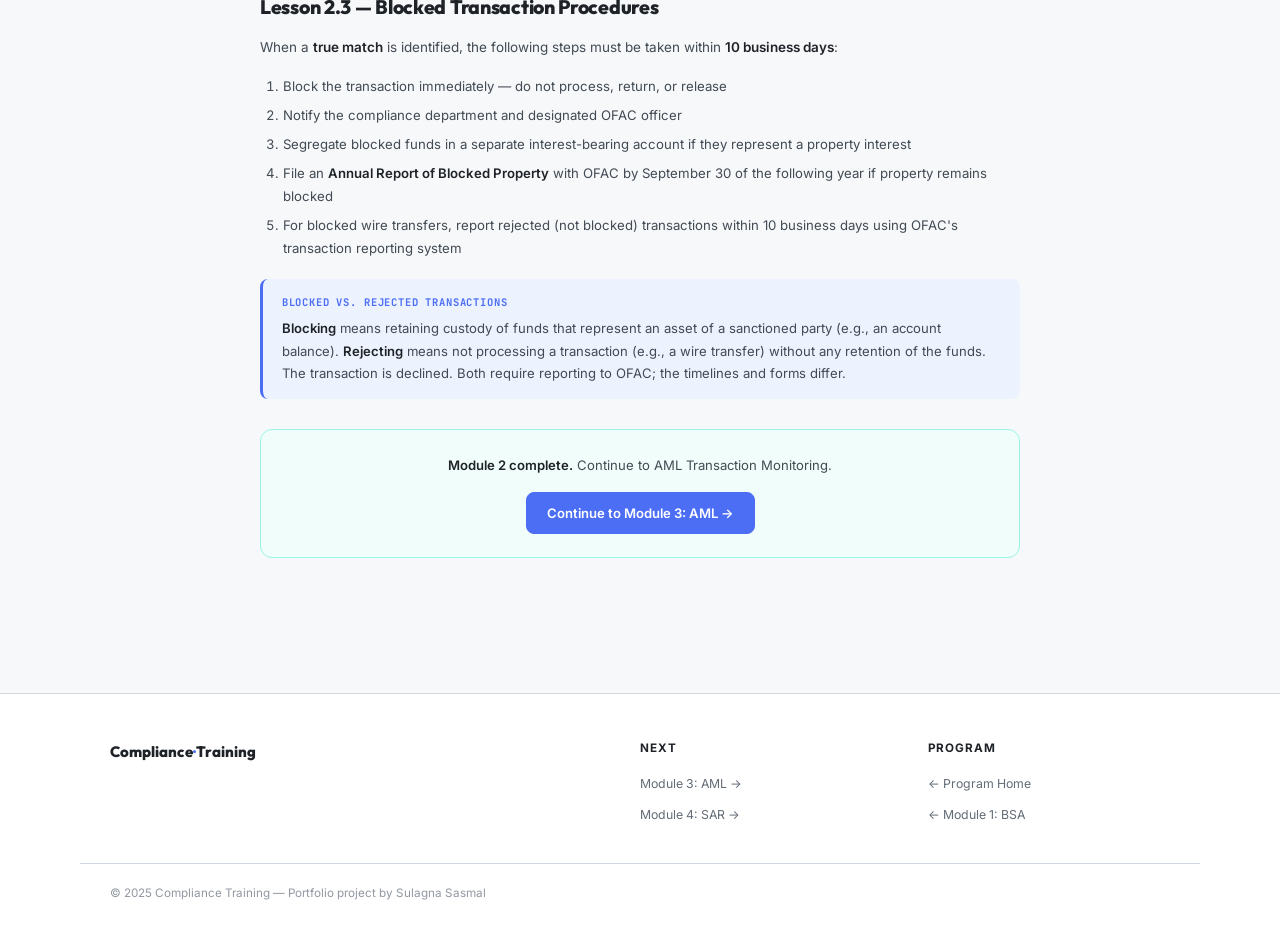
<file: module-ofac.html>
<!DOCTYPE html>
<html lang="en">
<head>
<meta charset="UTF-8">
<meta name="viewport" content="width=device-width, initial-scale=1.0">
<title>Module 2: OFAC Screening — Compliance Training</title>
<link rel="stylesheet" href="assets/css/style.css">
<script>(function(){var t=localStorage.getItem("theme");if(t)document.documentElement.setAttribute("data-theme",t);else if(window.matchMedia("(prefers-color-scheme:dark)").matches)document.documentElement.setAttribute("data-theme","dark");else document.documentElement.setAttribute("data-theme","light");})()</script>
</head>
<body>

<nav class="nav">
  <div class="nav-inner">
    <a href="index.html" class="nav-brand">Compliance<span>·</span>Training</a>
    <div class="nav-links">
      <a href="module-bsa.html" class="nav-link">BSA</a>
      <a href="module-ofac.html" class="nav-link active">OFAC</a>
      <a href="module-aml.html" class="nav-link">AML</a>
      <a href="module-sar.html" class="nav-link">SAR</a>
    </div>
  </div>
  <button class="theme-toggle" id="theme-toggle" aria-label="Toggle dark mode">&#9680;</button>
</nav>

<div class="lesson-layout">
  <div class="breadcrumb">
    <a href="index.html">Training</a>
    <span class="breadcrumb-sep">›</span>
    <span>Module 2: OFAC Screening</span>
  </div>
  <div style="display:flex;gap:0.5rem;margin-bottom:1rem;flex-wrap:wrap;">
    <span class="badge badge-indigo">Module 2</span>
    <span class="badge badge-red">REQUIRED ALL ROLES</span>
    <span class="badge badge-gray">3 Lessons · ~60 min</span>
  </div>

  <h1 style="font-family:var(--font-display);font-size:1.9rem;font-weight:800;color:var(--text);letter-spacing:-0.025em;margin-bottom:0.75rem;">OFAC Screening &amp; Sanctions Compliance</h1>
  <p style="color:var(--text-3);margin-bottom:2.5rem;">Understanding U.S. Treasury sanctions programs, the SDN List, and your obligations when a potential match is identified.</p>

  <article class="lesson-article">

    <h2>Lesson 2.1 — What Is OFAC?</h2>

    <p>The <strong>Office of Foreign Assets Control (OFAC)</strong> is a financial intelligence and enforcement agency of the U.S. Treasury Department. OFAC administers and enforces economic and trade sanctions based on U.S. foreign policy and national security goals against:</p>
    <ul>
      <li>Targeted foreign countries and regimes (e.g., Iran, North Korea, Cuba, Russia)</li>
      <li>Terrorists and terrorist organizations</li>
      <li>International narcotics traffickers</li>
      <li>Proliferators of weapons of mass destruction</li>
      <li>Other threats to U.S. national security, foreign policy, or economy</li>
    </ul>

    <p>OFAC sanctions are <em>strict liability</em> — intent is irrelevant. Processing a transaction with a sanctioned party violates OFAC regulations regardless of whether you knew the party was sanctioned. Civil penalties can reach <strong>$356,579 per violation</strong> (2025 FCPA/OFAC penalty maximums), and criminal penalties can include imprisonment.</p>

    <h3>The SDN List — Specially Designated Nationals</h3>
    <p>The <strong>Specially Designated Nationals and Blocked Persons List (SDN List)</strong> is OFAC's primary sanctions list. It contains the names of individuals, entities, vessels, and aircraft whose assets must be blocked and with whom U.S. persons are generally prohibited from doing business.</p>

    <p>The SDN List is updated frequently — sometimes multiple times per day. Financial institutions must screen against the current version, not a cached or delayed version.</p>

    <div class="callout callout-rule">
      <div class="callout-title">50% Ownership Rule</div>
      <p>An entity that is <strong>50% or more directly or indirectly owned</strong> by a sanctioned party is itself considered sanctioned — even if it is not explicitly named on any OFAC list. This means beneficial ownership screening must look through entity layers to identify potential 50% rule triggers.</p>
    </div>

    <h2>Lesson 2.2 — Screening Methodology</h2>

    <p>OFAC screening is required at:</p>
    <ul>
      <li><strong>Account opening</strong> — Screen all new customers against OFAC lists before account activation</li>
      <li><strong>Transaction processing</strong> — Screen all parties to a transaction (originator, beneficiary, intermediary) before processing</li>
      <li><strong>Periodic re-screening</strong> — Screen existing customers when OFAC updates its lists</li>
      <li><strong>Any name change or update</strong> — Re-screen when customer name or address information changes</li>
    </ul>

    <h3>Match Types</h3>
    <table style="width:100%;border-collapse:collapse;font-size:0.85rem;margin:1rem 0;">
      <thead><tr style="background:var(--bg-tag);"><th style="padding:8px 12px;text-align:left;">Match Type</th><th style="padding:8px 12px;text-align:left;">Definition</th><th style="padding:8px 12px;text-align:left;">Required Action</th></tr></thead>
      <tbody>
        <tr style="border-bottom:1px solid var(--border);"><td style="padding:8px 12px;"><strong>True Match</strong></td><td style="padding:8px 12px;color:var(--text-2);">Name, DOB, ID, and other identifiers conclusively match SDN List entry</td><td style="padding:8px 12px;color:var(--red);font-weight:600;">BLOCK immediately. Contact compliance. File blocked property report with OFAC.</td></tr>
        <tr style="border-bottom:1px solid var(--border);"><td style="padding:8px 12px;"><strong>False Positive</strong></td><td style="padding:8px 12px;color:var(--text-2);">Name similarity only; other identifiers clearly do not match</td><td style="padding:8px 12px;color:var(--teal);">Clear with documentation. Proceed with transaction.</td></tr>
        <tr><td style="padding:8px 12px;"><strong>Potential Match</strong></td><td style="padding:8px 12px;color:var(--text-2);">Insufficient information to definitively confirm or rule out — common with name transliterations, aliases</td><td style="padding:8px 12px;color:var(--amber);">Hold transaction. Escalate to compliance for enhanced review.</td></tr>
      </tbody>
    </table>

    <h2>Lesson 2.3 — Blocked Transaction Procedures</h2>

    <p>When a <strong>true match</strong> is identified, the following steps must be taken within <strong>10 business days</strong>:</p>
    <ol>
      <li>Block the transaction immediately — do not process, return, or release</li>
      <li>Notify the compliance department and designated OFAC officer</li>
      <li>Segregate blocked funds in a separate interest-bearing account if they represent a property interest</li>
      <li>File an <strong>Annual Report of Blocked Property</strong> with OFAC by September 30 of the following year if property remains blocked</li>
      <li>For blocked wire transfers, report rejected (not blocked) transactions within 10 business days using OFAC's transaction reporting system</li>
    </ol>

    <div class="callout callout-note">
      <div class="callout-title">Blocked vs. Rejected Transactions</div>
      <p><strong>Blocking</strong> means retaining custody of funds that represent an asset of a sanctioned party (e.g., an account balance). <strong>Rejecting</strong> means not processing a transaction (e.g., a wire transfer) without any retention of the funds. The transaction is declined. Both require reporting to OFAC; the timelines and forms differ.</p>
    </div>

    <div style="background:var(--teal-bg);border:1px solid var(--teal-border);border-radius:var(--radius-lg);padding:1.5rem;margin:2rem 0;text-align:center;">
      <p style="font-size:0.875rem;margin-bottom:1rem;"><strong>Module 2 complete.</strong> Continue to AML Transaction Monitoring.</p>
      <a href="module-aml.html" class="btn btn-indigo">Continue to Module 3: AML →</a>
    </div>

  </article>
</div>

<footer class="footer">
  <div class="footer-grid">
    <div><div class="footer-brand">Compliance<span>·</span>Training</div></div>
    <div>
      <div class="footer-col-title">Next</div>
      <ul class="footer-links">
        <li><a href="module-aml.html">Module 3: AML →</a></li>
        <li><a href="module-sar.html">Module 4: SAR →</a></li>
      </ul>
    </div>
    <div>
      <div class="footer-col-title">Program</div>
      <ul class="footer-links">
        <li><a href="index.html">← Program Home</a></li>
        <li><a href="module-bsa.html">← Module 1: BSA</a></li>
      </ul>
    </div>
  </div>
  <div class="footer-bottom"><span class="footer-copyright">© 2025 Compliance Training — Portfolio project by Sulagna Sasmal</span></div>
</footer>

<script src="assets/js/training.js"></script>
<script src="assets/js/theme.js"></script>
</body>
</html>
</file>
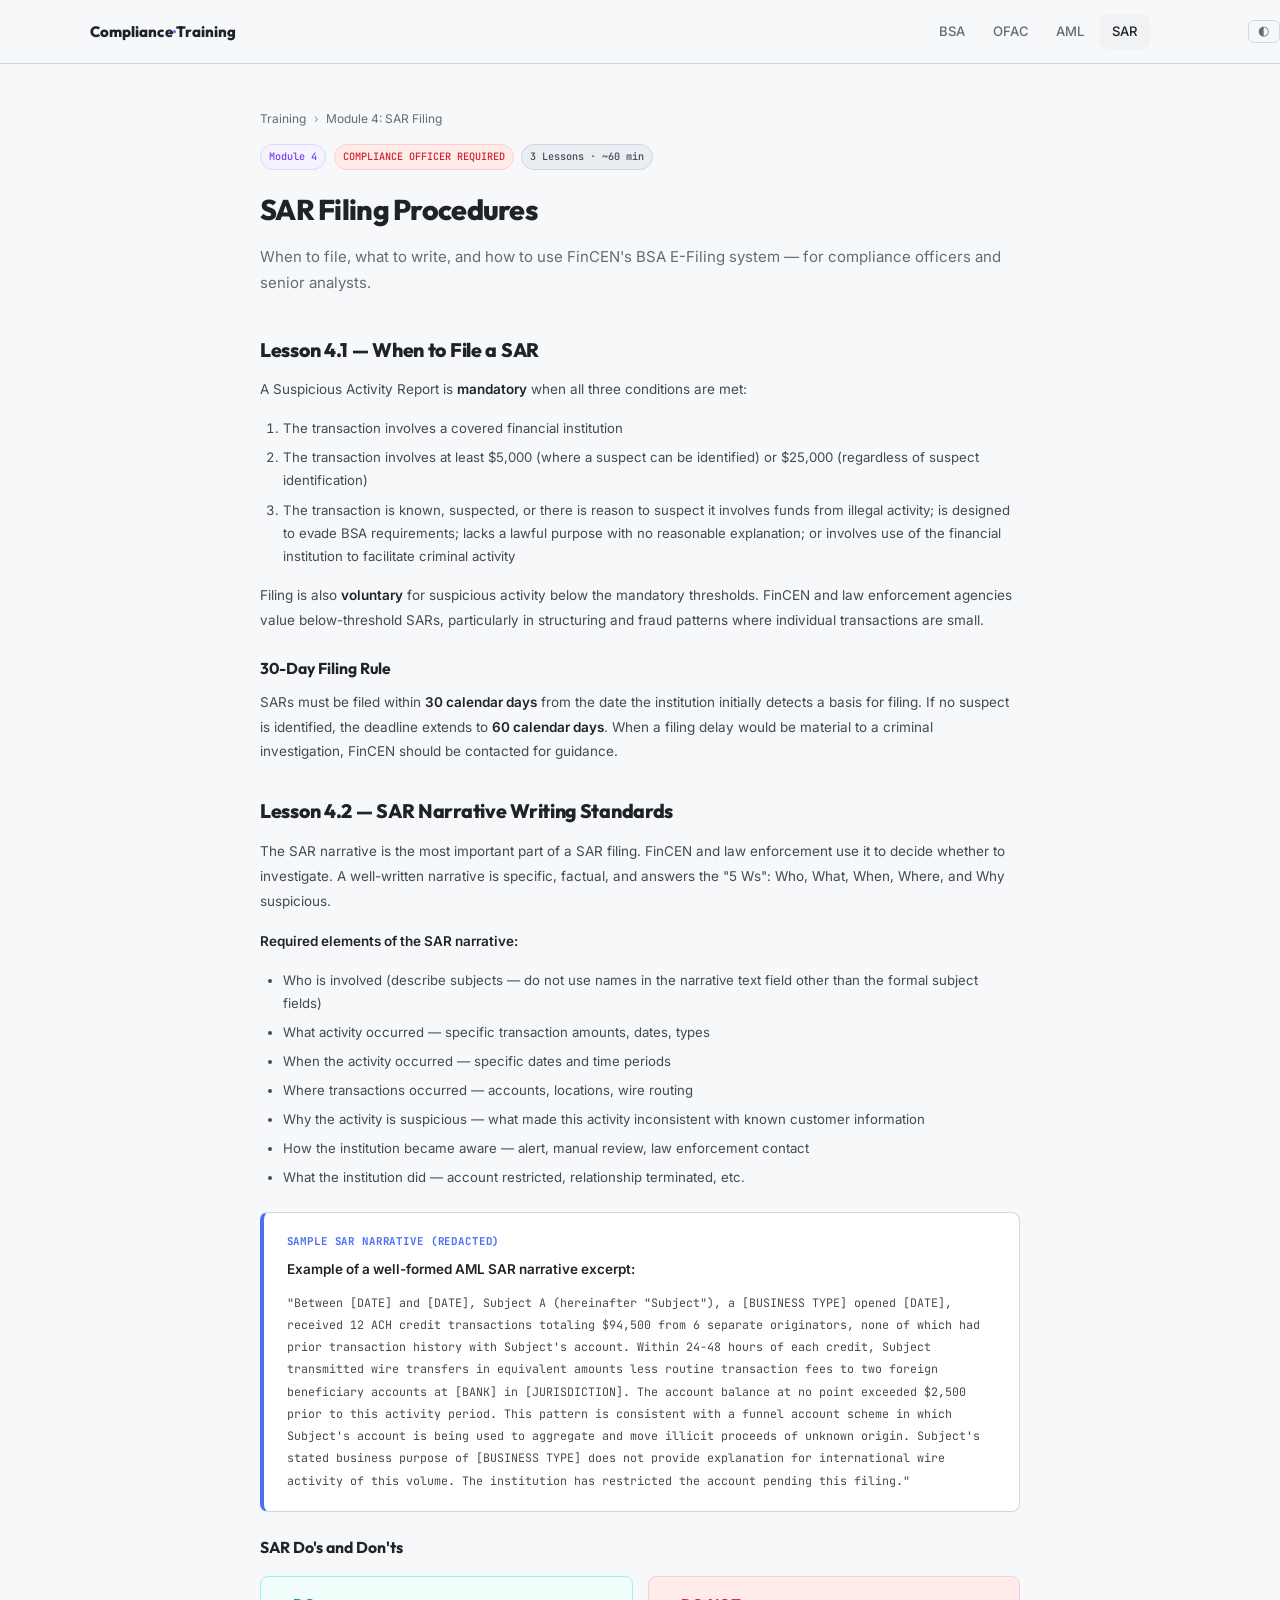
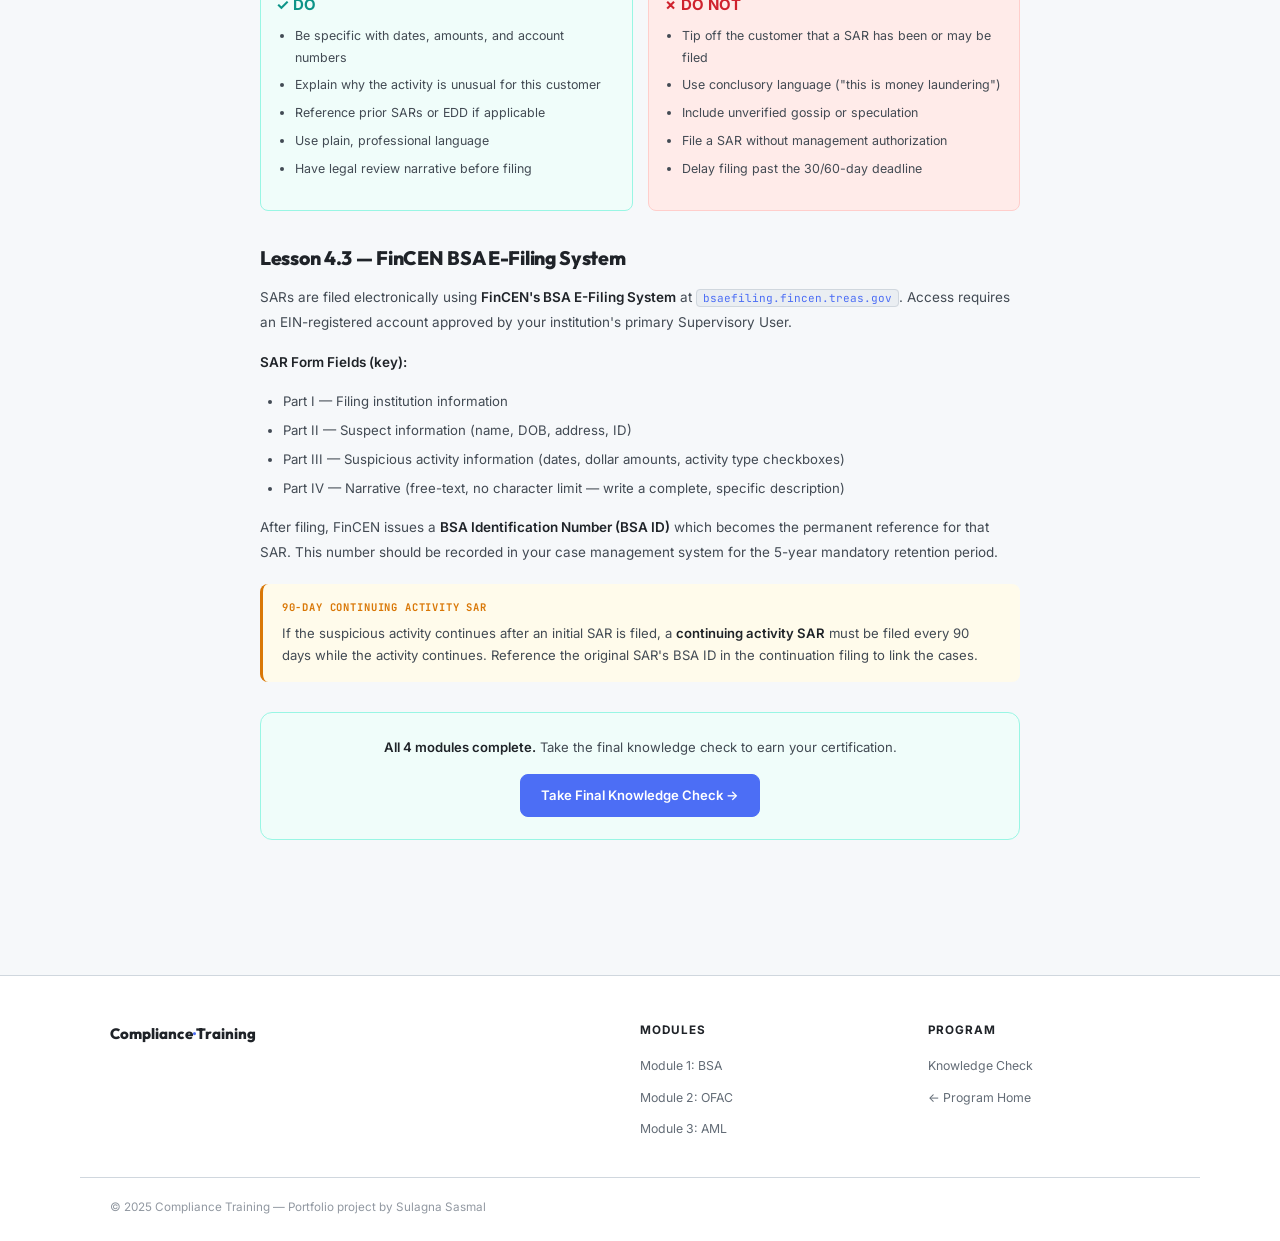
<file: module-sar.html>
<!DOCTYPE html>
<html lang="en">
<head>
<meta charset="UTF-8">
<meta name="viewport" content="width=device-width, initial-scale=1.0">
<title>Module 4: SAR Filing — Compliance Training</title>
<link rel="stylesheet" href="assets/css/style.css">
<script>(function(){var t=localStorage.getItem("theme");if(t)document.documentElement.setAttribute("data-theme",t);else if(window.matchMedia("(prefers-color-scheme:dark)").matches)document.documentElement.setAttribute("data-theme","dark");else document.documentElement.setAttribute("data-theme","light");})()</script>
</head>
<body>

<nav class="nav">
  <div class="nav-inner">
    <a href="index.html" class="nav-brand">Compliance<span>·</span>Training</a>
    <div class="nav-links">
      <a href="module-bsa.html" class="nav-link">BSA</a>
      <a href="module-ofac.html" class="nav-link">OFAC</a>
      <a href="module-aml.html" class="nav-link">AML</a>
      <a href="module-sar.html" class="nav-link active">SAR</a>
    </div>
  </div>
  <button class="theme-toggle" id="theme-toggle" aria-label="Toggle dark mode">&#9680;</button>
</nav>

<div class="lesson-layout">
  <div class="breadcrumb">
    <a href="index.html">Training</a>
    <span class="breadcrumb-sep">›</span>
    <span>Module 4: SAR Filing</span>
  </div>
  <div style="display:flex;gap:0.5rem;margin-bottom:1rem;flex-wrap:wrap;">
    <span class="badge badge-purple">Module 4</span>
    <span class="badge badge-red">COMPLIANCE OFFICER REQUIRED</span>
    <span class="badge badge-gray">3 Lessons · ~60 min</span>
  </div>

  <h1 style="font-family:var(--font-display);font-size:1.9rem;font-weight:800;color:var(--text);letter-spacing:-0.025em;margin-bottom:0.75rem;">SAR Filing Procedures</h1>
  <p style="color:var(--text-3);margin-bottom:2.5rem;">When to file, what to write, and how to use FinCEN's BSA E-Filing system — for compliance officers and senior analysts.</p>

  <article class="lesson-article">

    <h2>Lesson 4.1 — When to File a SAR</h2>

    <p>A Suspicious Activity Report is <strong>mandatory</strong> when all three conditions are met:</p>
    <ol>
      <li>The transaction involves a covered financial institution</li>
      <li>The transaction involves at least $5,000 (where a suspect can be identified) or $25,000 (regardless of suspect identification)</li>
      <li>The transaction is known, suspected, or there is reason to suspect it involves funds from illegal activity; is designed to evade BSA requirements; lacks a lawful purpose with no reasonable explanation; or involves use of the financial institution to facilitate criminal activity</li>
    </ol>

    <p>Filing is also <strong>voluntary</strong> for suspicious activity below the mandatory thresholds. FinCEN and law enforcement agencies value below-threshold SARs, particularly in structuring and fraud patterns where individual transactions are small.</p>

    <h3>30-Day Filing Rule</h3>
    <p>SARs must be filed within <strong>30 calendar days</strong> from the date the institution initially detects a basis for filing. If no suspect is identified, the deadline extends to <strong>60 calendar days</strong>. When a filing delay would be material to a criminal investigation, FinCEN should be contacted for guidance.</p>

    <h2>Lesson 4.2 — SAR Narrative Writing Standards</h2>

    <p>The SAR narrative is the most important part of a SAR filing. FinCEN and law enforcement use it to decide whether to investigate. A well-written narrative is specific, factual, and answers the "5 Ws": Who, What, When, Where, and Why suspicious.</p>

    <p><strong>Required elements of the SAR narrative:</strong></p>
    <ul>
      <li>Who is involved (describe subjects — do not use names in the narrative text field other than the formal subject fields)</li>
      <li>What activity occurred — specific transaction amounts, dates, types</li>
      <li>When the activity occurred — specific dates and time periods</li>
      <li>Where transactions occurred — accounts, locations, wire routing</li>
      <li>Why the activity is suspicious — what made this activity inconsistent with known customer information</li>
      <li>How the institution became aware — alert, manual review, law enforcement contact</li>
      <li>What the institution did — account restricted, relationship terminated, etc.</li>
    </ul>

    <div class="scenario-box">
      <div class="scenario-title">Sample SAR Narrative (Redacted)</div>
      <div class="scenario-question">Example of a well-formed AML SAR narrative excerpt:</div>
      <div class="scenario-analysis" style="font-family:var(--font-mono);font-size:0.78rem;line-height:1.9;">
        "Between [DATE] and [DATE], Subject A (hereinafter "Subject"), a [BUSINESS TYPE] opened [DATE], received 12 ACH credit transactions totaling $94,500 from 6 separate originators, none of which had prior transaction history with Subject's account. Within 24-48 hours of each credit, Subject transmitted wire transfers in equivalent amounts less routine transaction fees to two foreign beneficiary accounts at [BANK] in [JURISDICTION]. The account balance at no point exceeded $2,500 prior to this activity period. This pattern is consistent with a funnel account scheme in which Subject's account is being used to aggregate and move illicit proceeds of unknown origin. Subject's stated business purpose of [BUSINESS TYPE] does not provide explanation for international wire activity of this volume. The institution has restricted the account pending this filing."
      </div>
    </div>

    <h3>SAR Do's and Don'ts</h3>
    <div style="display:grid;grid-template-columns:1fr 1fr;gap:1rem;margin:1rem 0;">
      <div style="background:var(--teal-bg);border:1px solid var(--teal-border);border-radius:var(--radius);padding:1rem;">
        <div style="font-weight:700;color:var(--teal);margin-bottom:0.5rem;">✓ DO</div>
        <ul style="font-size:0.83rem;color:var(--text-2);padding-left:1.25rem;">
          <li>Be specific with dates, amounts, and account numbers</li>
          <li>Explain why the activity is unusual for this customer</li>
          <li>Reference prior SARs or EDD if applicable</li>
          <li>Use plain, professional language</li>
          <li>Have legal review narrative before filing</li>
        </ul>
      </div>
      <div style="background:var(--red-bg);border:1px solid var(--red-border);border-radius:var(--radius);padding:1rem;">
        <div style="font-weight:700;color:var(--red);margin-bottom:0.5rem;">✗ DO NOT</div>
        <ul style="font-size:0.83rem;color:var(--text-2);padding-left:1.25rem;">
          <li>Tip off the customer that a SAR has been or may be filed</li>
          <li>Use conclusory language ("this is money laundering")</li>
          <li>Include unverified gossip or speculation</li>
          <li>File a SAR without management authorization</li>
          <li>Delay filing past the 30/60-day deadline</li>
        </ul>
      </div>
    </div>

    <h2>Lesson 4.3 — FinCEN BSA E-Filing System</h2>

    <p>SARs are filed electronically using <strong>FinCEN's BSA E-Filing System</strong> at <code>bsaefiling.fincen.treas.gov</code>. Access requires an EIN-registered account approved by your institution's primary Supervisory User.</p>

    <p><strong>SAR Form Fields (key):</strong></p>
    <ul>
      <li>Part I — Filing institution information</li>
      <li>Part II — Suspect information (name, DOB, address, ID)</li>
      <li>Part III — Suspicious activity information (dates, dollar amounts, activity type checkboxes)</li>
      <li>Part IV — Narrative (free-text, no character limit — write a complete, specific description)</li>
    </ul>

    <p>After filing, FinCEN issues a <strong>BSA Identification Number (BSA ID)</strong> which becomes the permanent reference for that SAR. This number should be recorded in your case management system for the 5-year mandatory retention period.</p>

    <div class="callout callout-rule">
      <div class="callout-title">90-Day Continuing Activity SAR</div>
      <p>If the suspicious activity continues after an initial SAR is filed, a <strong>continuing activity SAR</strong> must be filed every 90 days while the activity continues. Reference the original SAR's BSA ID in the continuation filing to link the cases.</p>
    </div>

    <div style="background:var(--teal-bg);border:1px solid var(--teal-border);border-radius:var(--radius-lg);padding:1.5rem;margin:2rem 0;text-align:center;">
      <p style="font-size:0.875rem;margin-bottom:1rem;"><strong>All 4 modules complete.</strong> Take the final knowledge check to earn your certification.</p>
      <a href="knowledge-check.html" class="btn btn-indigo">Take Final Knowledge Check →</a>
    </div>

  </article>
</div>

<footer class="footer">
  <div class="footer-grid">
    <div><div class="footer-brand">Compliance<span>·</span>Training</div></div>
    <div>
      <div class="footer-col-title">Modules</div>
      <ul class="footer-links">
        <li><a href="module-bsa.html">Module 1: BSA</a></li>
        <li><a href="module-ofac.html">Module 2: OFAC</a></li>
        <li><a href="module-aml.html">Module 3: AML</a></li>
      </ul>
    </div>
    <div>
      <div class="footer-col-title">Program</div>
      <ul class="footer-links">
        <li><a href="knowledge-check.html">Knowledge Check</a></li>
        <li><a href="index.html">← Program Home</a></li>
      </ul>
    </div>
  </div>
  <div class="footer-bottom"><span class="footer-copyright">© 2025 Compliance Training — Portfolio project by Sulagna Sasmal</span></div>
</footer>

<script src="assets/js/training.js"></script>
<script src="assets/js/theme.js"></script>
</body>
</html>
</file>
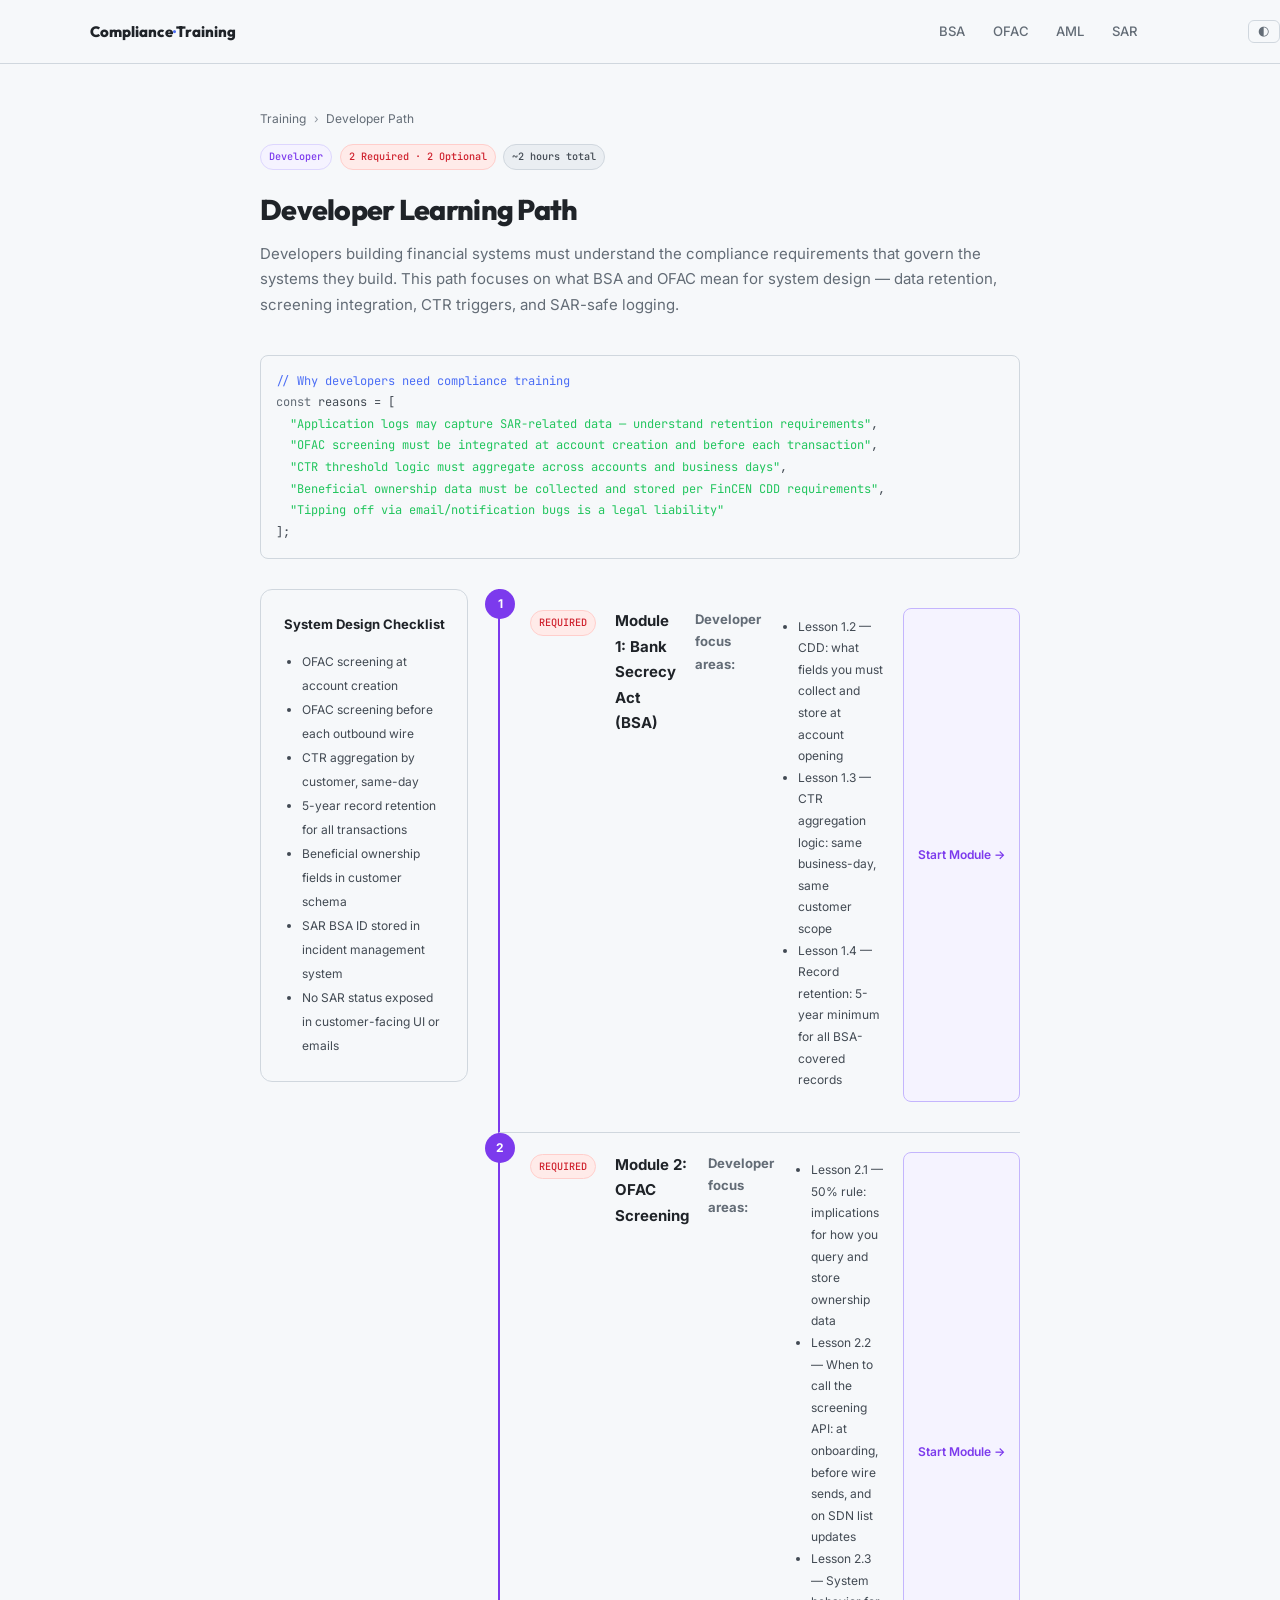
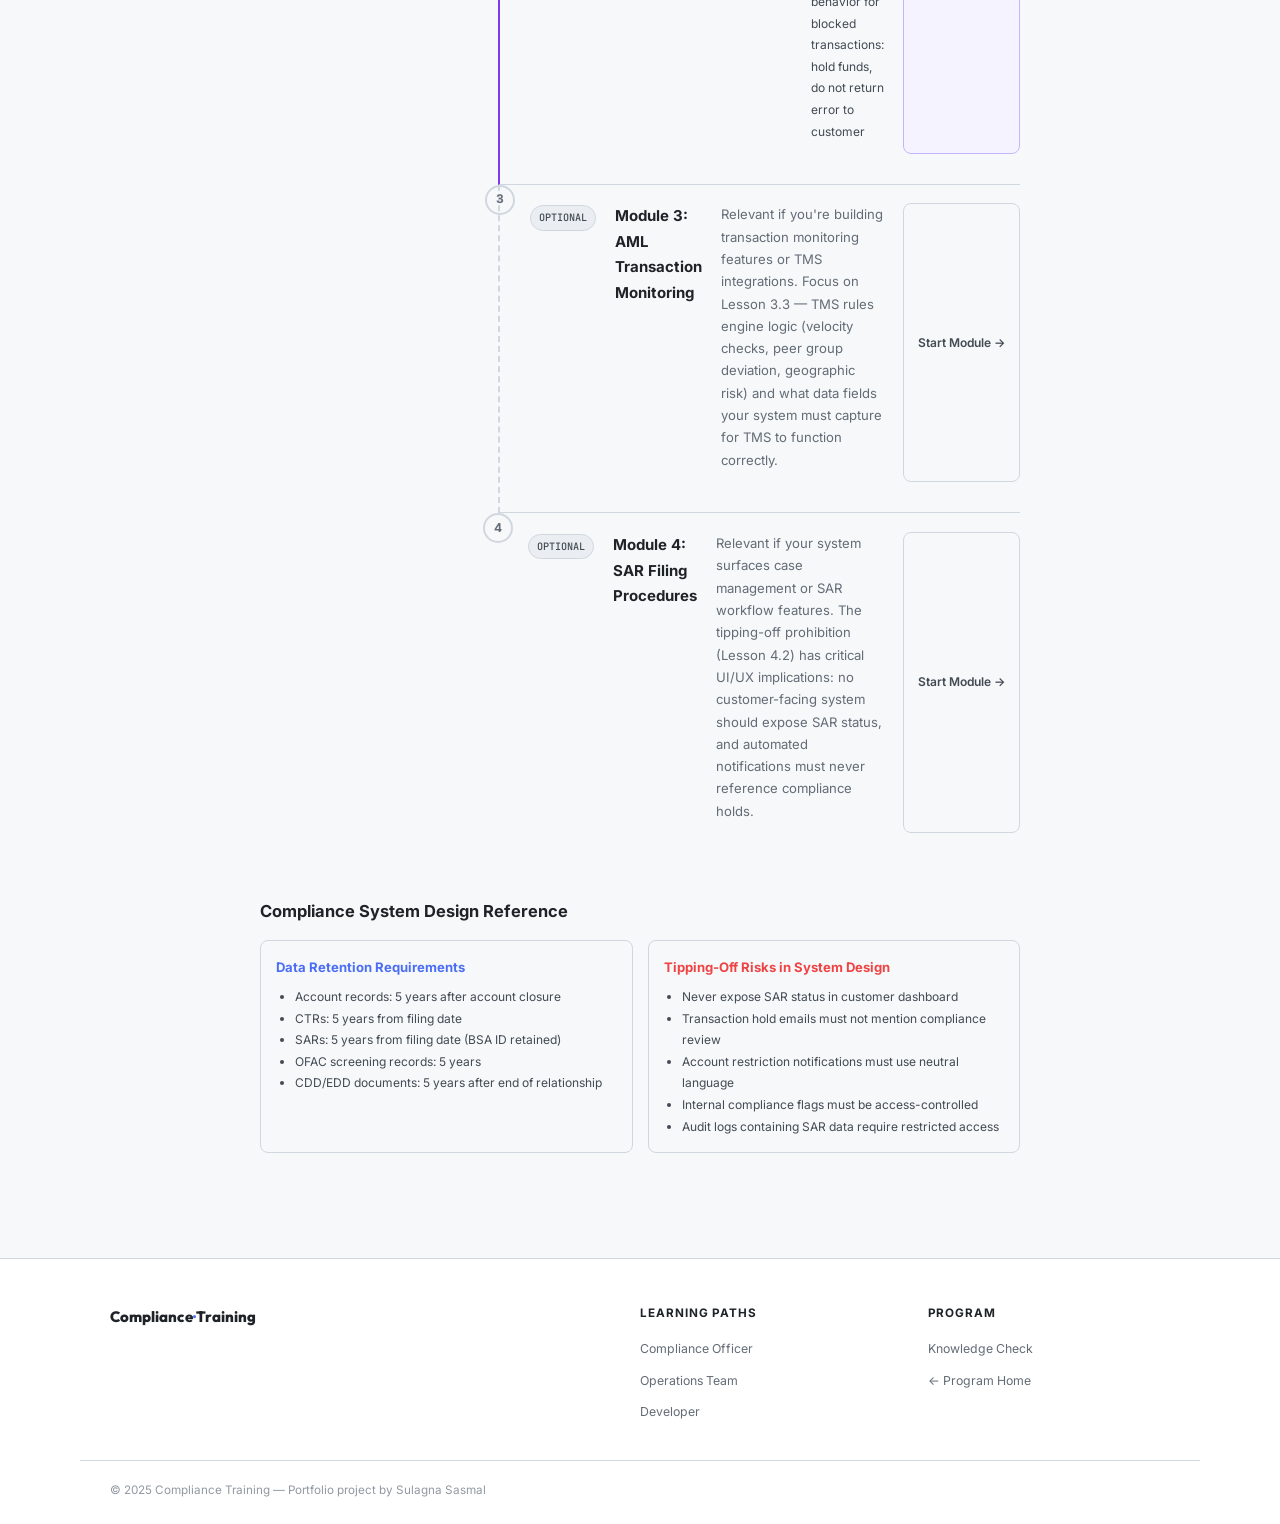
<file: path-developer.html>
<!DOCTYPE html>
<html lang="en">
<head>
<meta charset="UTF-8">
<meta name="viewport" content="width=device-width, initial-scale=1.0">
<title>Developer Path — Compliance Training</title>
<link rel="stylesheet" href="assets/css/style.css">
<script>(function(){var t=localStorage.getItem("theme");if(t)document.documentElement.setAttribute("data-theme",t);else if(window.matchMedia("(prefers-color-scheme:dark)").matches)document.documentElement.setAttribute("data-theme","dark");else document.documentElement.setAttribute("data-theme","light");})()</script>
</head>
<body>

<nav class="nav">
  <div class="nav-inner">
    <a href="index.html" class="nav-brand">Compliance<span>·</span>Training</a>
    <div class="nav-links">
      <a href="module-bsa.html" class="nav-link">BSA</a>
      <a href="module-ofac.html" class="nav-link">OFAC</a>
      <a href="module-aml.html" class="nav-link">AML</a>
      <a href="module-sar.html" class="nav-link">SAR</a>
    </div>
  </div>
  <button class="theme-toggle" id="theme-toggle" aria-label="Toggle dark mode">&#9680;</button>
</nav>

<div class="lesson-layout">
  <div class="breadcrumb">
    <a href="index.html">Training</a>
    <span class="breadcrumb-sep">›</span>
    <span>Developer Path</span>
  </div>

  <div style="display:flex;gap:0.5rem;margin-bottom:1rem;flex-wrap:wrap;">
    <span class="badge badge-purple">Developer</span>
    <span class="badge badge-red">2 Required · 2 Optional</span>
    <span class="badge badge-gray">~2 hours total</span>
  </div>

  <h1 style="font-family:var(--font-display);font-size:1.9rem;font-weight:800;color:var(--text);letter-spacing:-0.025em;margin-bottom:0.5rem;">Developer Learning Path</h1>
  <p style="color:var(--text-3);margin-bottom:2.5rem;">Developers building financial systems must understand the compliance requirements that govern the systems they build. This path focuses on what BSA and OFAC mean for system design — data retention, screening integration, CTR triggers, and SAR-safe logging.</p>

  <div style="background:var(--surface-2);border:1px solid var(--border);border-radius:var(--radius);padding:1rem;margin-bottom:2rem;font-family:var(--font-mono);font-size:0.8rem;line-height:1.8;color:var(--text-2);">
    <span style="color:var(--indigo);">// Why developers need compliance training</span><br>
    <span style="color:var(--text-3);">const</span> reasons = [<br>
    &nbsp;&nbsp;<span style="color:#22c55e;">"Application logs may capture SAR-related data — understand retention requirements"</span>,<br>
    &nbsp;&nbsp;<span style="color:#22c55e;">"OFAC screening must be integrated at account creation and before each transaction"</span>,<br>
    &nbsp;&nbsp;<span style="color:#22c55e;">"CTR threshold logic must aggregate across accounts and business days"</span>,<br>
    &nbsp;&nbsp;<span style="color:#22c55e;">"Beneficial ownership data must be collected and stored per FinCEN CDD requirements"</span>,<br>
    &nbsp;&nbsp;<span style="color:#22c55e;">"Tipping off via email/notification bugs is a legal liability"</span><br>
    ];
  </div>

  <div style="display:grid;grid-template-columns:1fr 2fr;gap:2rem;align-items:start;">
    <div style="background:var(--surface-2);border:1px solid var(--border);border-radius:var(--radius-lg);padding:1.5rem;position:sticky;top:80px;">
      <div style="font-weight:700;font-size:0.875rem;margin-bottom:1rem;">System Design Checklist</div>
      <ul style="font-size:0.8rem;color:var(--text-2);line-height:2;padding-left:1.25rem;">
        <li>OFAC screening at account creation</li>
        <li>OFAC screening before each outbound wire</li>
        <li>CTR aggregation by customer, same-day</li>
        <li>5-year record retention for all transactions</li>
        <li>Beneficial ownership fields in customer schema</li>
        <li>SAR BSA ID stored in incident management system</li>
        <li>No SAR status exposed in customer-facing UI or emails</li>
      </ul>
    </div>

    <div>
      <div class="path-step" style="border-left:2px solid #7c3aed;padding-left:2rem;padding-bottom:2rem;position:relative;">
        <div style="position:absolute;left:-1rem;top:0;width:2rem;height:2rem;border-radius:50%;background:#7c3aed;color:white;display:flex;align-items:center;justify-content:center;font-weight:700;font-size:0.8rem;">1</div>
        <div style="margin-bottom:0.25rem;"><span class="badge badge-red" style="font-size:0.68rem;">REQUIRED</span></div>
        <div style="font-weight:700;font-size:1rem;margin-bottom:0.25rem;">Module 1: Bank Secrecy Act (BSA)</div>
        <div style="font-size:0.875rem;color:var(--text-3);margin-bottom:0.25rem;"><strong>Developer focus areas:</strong></div>
        <ul style="font-size:0.8rem;color:var(--text-2);margin:0.5rem 0 0.75rem;padding-left:1.25rem;line-height:1.8;">
          <li>Lesson 1.2 — CDD: what fields you must collect and store at account opening</li>
          <li>Lesson 1.3 — CTR aggregation logic: same business-day, same customer scope</li>
          <li>Lesson 1.4 — Record retention: 5-year minimum for all BSA-covered records</li>
        </ul>
        <a href="module-bsa.html" class="btn btn-sm" style="background:#f5f3ff;border:1px solid #c4b5fd;color:#7c3aed;">Start Module →</a>
      </div>

      <div class="path-step" style="border-left:2px solid #7c3aed;padding-left:2rem;padding-bottom:2rem;position:relative;">
        <div style="position:absolute;left:-1rem;top:0;width:2rem;height:2rem;border-radius:50%;background:#7c3aed;color:white;display:flex;align-items:center;justify-content:center;font-weight:700;font-size:0.8rem;">2</div>
        <div style="margin-bottom:0.25rem;"><span class="badge badge-red" style="font-size:0.68rem;">REQUIRED</span></div>
        <div style="font-weight:700;font-size:1rem;margin-bottom:0.25rem;">Module 2: OFAC Screening</div>
        <div style="font-size:0.875rem;color:var(--text-3);margin-bottom:0.25rem;"><strong>Developer focus areas:</strong></div>
        <ul style="font-size:0.8rem;color:var(--text-2);margin:0.5rem 0 0.75rem;padding-left:1.25rem;line-height:1.8;">
          <li>Lesson 2.1 — 50% rule: implications for how you query and store ownership data</li>
          <li>Lesson 2.2 — When to call the screening API: at onboarding, before wire sends, and on SDN list updates</li>
          <li>Lesson 2.3 — System behavior for blocked transactions: hold funds, do not return error to customer</li>
        </ul>
        <a href="module-ofac.html" class="btn btn-sm" style="background:#f5f3ff;border:1px solid #c4b5fd;color:#7c3aed;">Start Module →</a>
      </div>

      <div class="path-step" style="border-left:2px dashed var(--border);padding-left:2rem;padding-bottom:2rem;position:relative;">
        <div style="position:absolute;left:-1rem;top:0;width:2rem;height:2rem;border-radius:50%;background:var(--surface-2);border:2px solid var(--border);color:var(--text-3);display:flex;align-items:center;justify-content:center;font-weight:700;font-size:0.8rem;">3</div>
        <div style="margin-bottom:0.25rem;"><span class="badge badge-gray" style="font-size:0.68rem;">OPTIONAL</span></div>
        <div style="font-weight:700;font-size:1rem;margin-bottom:0.25rem;">Module 3: AML Transaction Monitoring</div>
        <div style="font-size:0.875rem;color:var(--text-3);margin-bottom:0.75rem;">Relevant if you're building transaction monitoring features or TMS integrations. Focus on Lesson 3.3 — TMS rules engine logic (velocity checks, peer group deviation, geographic risk) and what data fields your system must capture for TMS to function correctly.</div>
        <a href="module-aml.html" class="btn btn-sm" style="background:var(--surface-2);border:1px solid var(--border);color:var(--text-2);">Start Module →</a>
      </div>

      <div class="path-step" style="padding-left:2rem;position:relative;">
        <div style="position:absolute;left:-1rem;top:0;width:2rem;height:2rem;border-radius:50%;background:var(--surface-2);border:2px solid var(--border);color:var(--text-3);display:flex;align-items:center;justify-content:center;font-weight:700;font-size:0.8rem;">4</div>
        <div style="margin-bottom:0.25rem;"><span class="badge badge-gray" style="font-size:0.68rem;">OPTIONAL</span></div>
        <div style="font-weight:700;font-size:1rem;margin-bottom:0.25rem;">Module 4: SAR Filing Procedures</div>
        <div style="font-size:0.875rem;color:var(--text-3);margin-bottom:0.75rem;">Relevant if your system surfaces case management or SAR workflow features. The tipping-off prohibition (Lesson 4.2) has critical UI/UX implications: no customer-facing system should expose SAR status, and automated notifications must never reference compliance holds.</div>
        <a href="module-sar.html" class="btn btn-sm" style="background:var(--surface-2);border:1px solid var(--border);color:var(--text-2);">Start Module →</a>
      </div>
    </div>
  </div>

  <div style="margin-top:3rem;">
    <h2 style="font-weight:700;font-size:1.1rem;margin-bottom:1rem;">Compliance System Design Reference</h2>
    <div style="display:grid;grid-template-columns:1fr 1fr;gap:1rem;">
      <div style="background:var(--surface-2);border:1px solid var(--border);border-radius:var(--radius);padding:1rem;">
        <div style="font-weight:700;font-size:0.875rem;margin-bottom:0.5rem;color:var(--indigo);">Data Retention Requirements</div>
        <ul style="font-size:0.8rem;color:var(--text-2);line-height:1.8;padding-left:1.25rem;">
          <li>Account records: 5 years after account closure</li>
          <li>CTRs: 5 years from filing date</li>
          <li>SARs: 5 years from filing date (BSA ID retained)</li>
          <li>OFAC screening records: 5 years</li>
          <li>CDD/EDD documents: 5 years after end of relationship</li>
        </ul>
      </div>
      <div style="background:var(--surface-2);border:1px solid var(--border);border-radius:var(--radius);padding:1rem;">
        <div style="font-weight:700;font-size:0.875rem;margin-bottom:0.5rem;color:#ef4444;">Tipping-Off Risks in System Design</div>
        <ul style="font-size:0.8rem;color:var(--text-2);line-height:1.8;padding-left:1.25rem;">
          <li>Never expose SAR status in customer dashboard</li>
          <li>Transaction hold emails must not mention compliance review</li>
          <li>Account restriction notifications must use neutral language</li>
          <li>Internal compliance flags must be access-controlled</li>
          <li>Audit logs containing SAR data require restricted access</li>
        </ul>
      </div>
    </div>
  </div>
</div>

<footer class="footer">
  <div class="footer-grid">
    <div><div class="footer-brand">Compliance<span>·</span>Training</div></div>
    <div>
      <div class="footer-col-title">Learning Paths</div>
      <ul class="footer-links">
        <li><a href="path-compliance.html">Compliance Officer</a></li>
        <li><a href="path-ops.html">Operations Team</a></li>
        <li><a href="path-developer.html">Developer</a></li>
      </ul>
    </div>
    <div>
      <div class="footer-col-title">Program</div>
      <ul class="footer-links">
        <li><a href="knowledge-check.html">Knowledge Check</a></li>
        <li><a href="index.html">← Program Home</a></li>
      </ul>
    </div>
  </div>
  <div class="footer-bottom"><span class="footer-copyright">© 2025 Compliance Training — Portfolio project by Sulagna Sasmal</span></div>
</footer>

<script src="assets/js/training.js"></script>
<script src="assets/js/theme.js"></script>
</body>
</html>
</file>
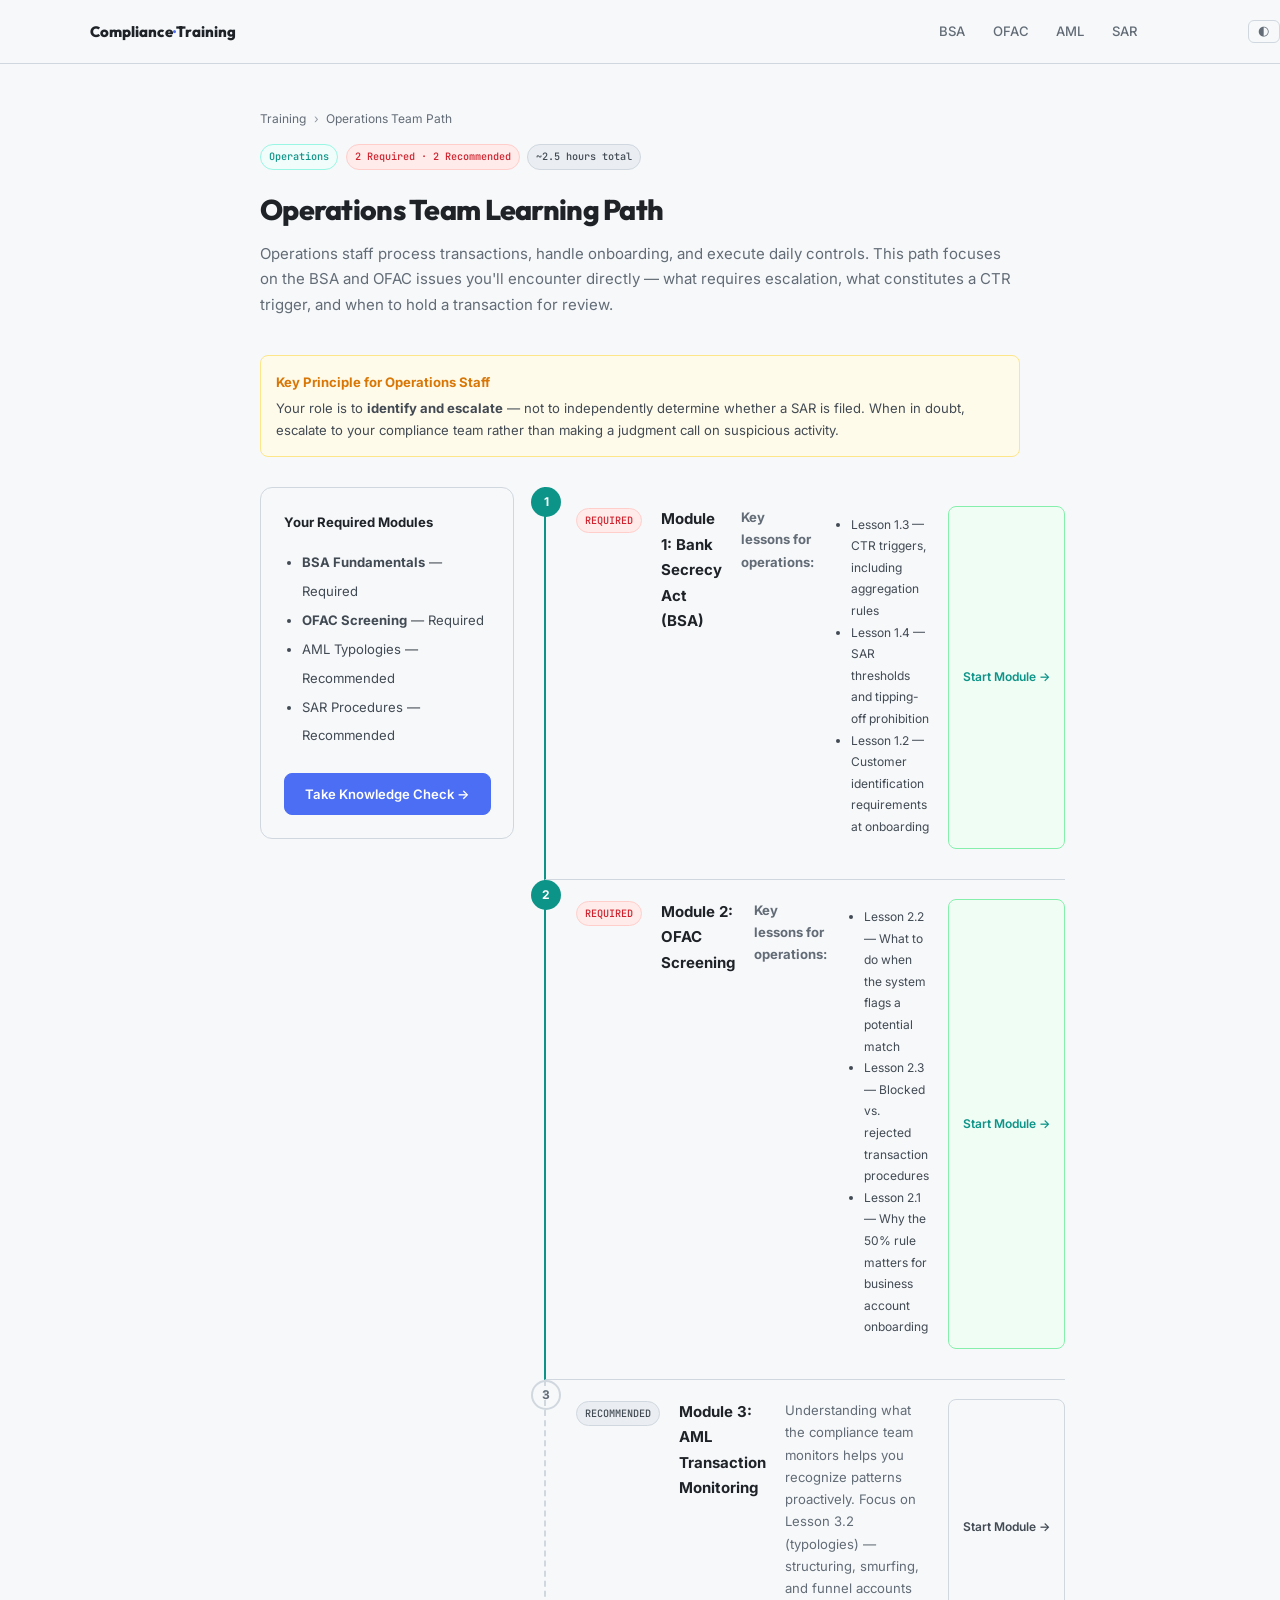
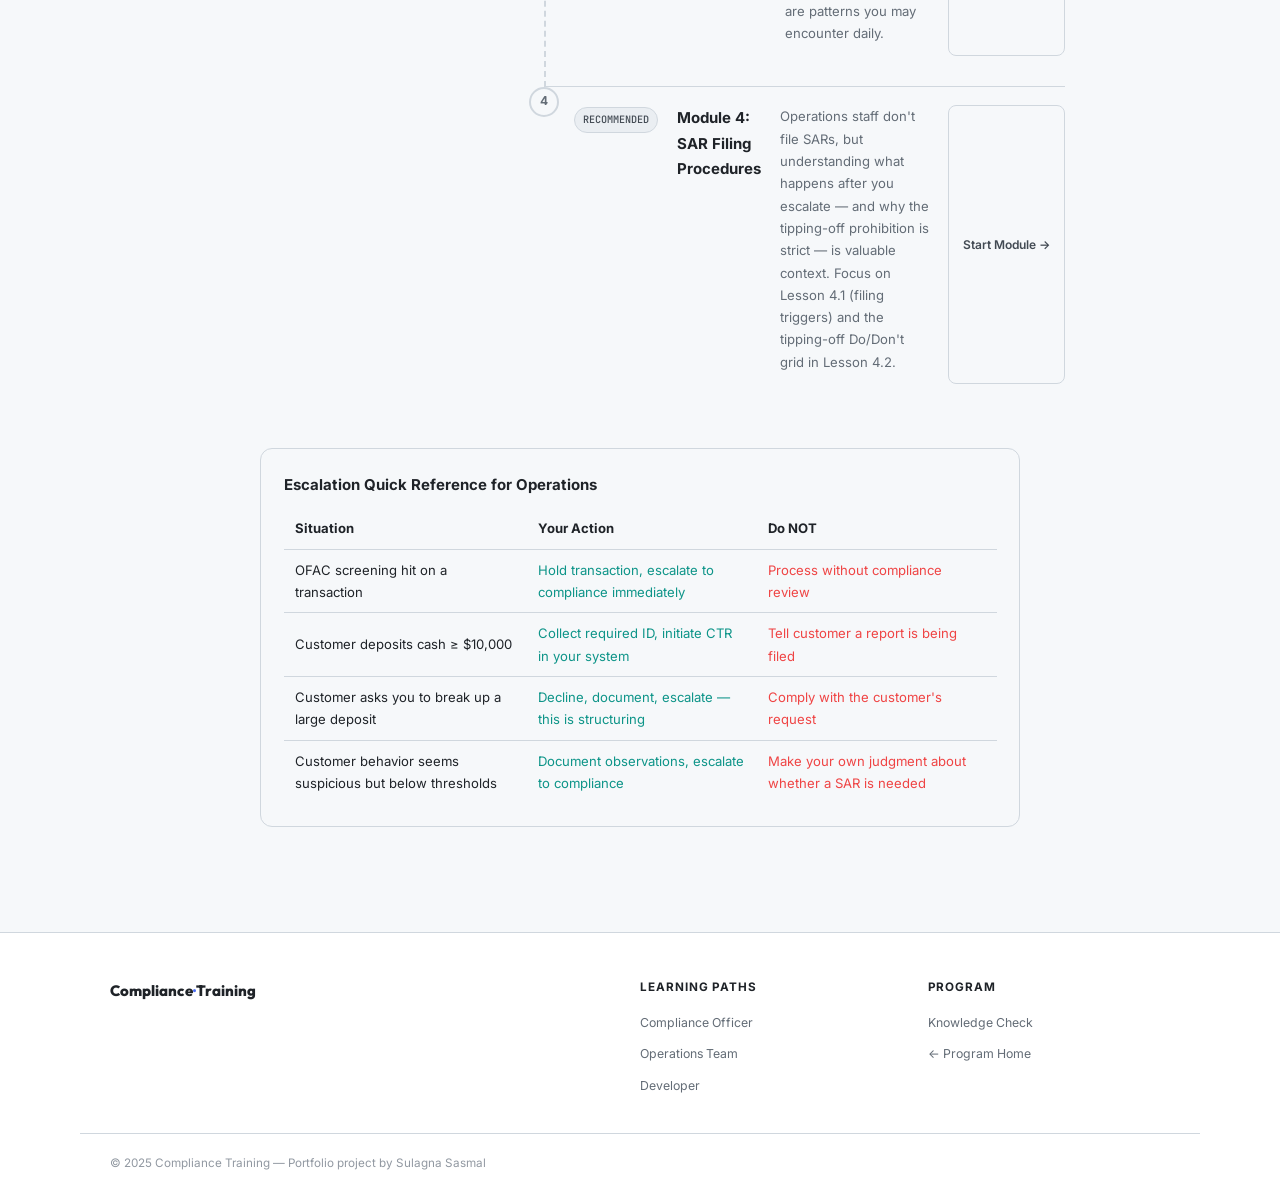
<file: path-ops.html>
<!DOCTYPE html>
<html lang="en">
<head>
<meta charset="UTF-8">
<meta name="viewport" content="width=device-width, initial-scale=1.0">
<title>Operations Team Path — Compliance Training</title>
<link rel="stylesheet" href="assets/css/style.css">
<script>(function(){var t=localStorage.getItem("theme");if(t)document.documentElement.setAttribute("data-theme",t);else if(window.matchMedia("(prefers-color-scheme:dark)").matches)document.documentElement.setAttribute("data-theme","dark");else document.documentElement.setAttribute("data-theme","light");})()</script>
</head>
<body>

<nav class="nav">
  <div class="nav-inner">
    <a href="index.html" class="nav-brand">Compliance<span>·</span>Training</a>
    <div class="nav-links">
      <a href="module-bsa.html" class="nav-link">BSA</a>
      <a href="module-ofac.html" class="nav-link">OFAC</a>
      <a href="module-aml.html" class="nav-link">AML</a>
      <a href="module-sar.html" class="nav-link">SAR</a>
    </div>
  </div>
  <button class="theme-toggle" id="theme-toggle" aria-label="Toggle dark mode">&#9680;</button>
</nav>

<div class="lesson-layout">
  <div class="breadcrumb">
    <a href="index.html">Training</a>
    <span class="breadcrumb-sep">›</span>
    <span>Operations Team Path</span>
  </div>

  <div style="display:flex;gap:0.5rem;margin-bottom:1rem;flex-wrap:wrap;">
    <span class="badge badge-teal">Operations</span>
    <span class="badge badge-red">2 Required · 2 Recommended</span>
    <span class="badge badge-gray">~2.5 hours total</span>
  </div>

  <h1 style="font-family:var(--font-display);font-size:1.9rem;font-weight:800;color:var(--text);letter-spacing:-0.025em;margin-bottom:0.5rem;">Operations Team Learning Path</h1>
  <p style="color:var(--text-3);margin-bottom:2.5rem;">Operations staff process transactions, handle onboarding, and execute daily controls. This path focuses on the BSA and OFAC issues you'll encounter directly — what requires escalation, what constitutes a CTR trigger, and when to hold a transaction for review.</p>

  <div style="background:var(--amber-bg);border:1px solid var(--amber-border);border-radius:var(--radius);padding:1rem;margin-bottom:2rem;">
    <div style="font-weight:700;font-size:0.875rem;color:var(--amber);margin-bottom:0.25rem;">Key Principle for Operations Staff</div>
    <div style="font-size:0.875rem;color:var(--text-2);">Your role is to <strong>identify and escalate</strong> — not to independently determine whether a SAR is filed. When in doubt, escalate to your compliance team rather than making a judgment call on suspicious activity.</div>
  </div>

  <div style="display:grid;grid-template-columns:1fr 2fr;gap:2rem;align-items:start;">
    <div style="background:var(--surface-2);border:1px solid var(--border);border-radius:var(--radius-lg);padding:1.5rem;position:sticky;top:80px;">
      <div style="font-weight:700;font-size:0.875rem;margin-bottom:1rem;">Your Required Modules</div>
      <ul style="font-size:0.875rem;color:var(--text-2);line-height:2.2;padding-left:1.25rem;">
        <li><strong>BSA Fundamentals</strong> — Required</li>
        <li><strong>OFAC Screening</strong> — Required</li>
        <li>AML Typologies — Recommended</li>
        <li>SAR Procedures — Recommended</li>
      </ul>
      <div style="margin-top:1.5rem;">
        <a href="knowledge-check.html" class="btn btn-indigo" style="width:100%;text-align:center;display:block;">Take Knowledge Check →</a>
      </div>
    </div>

    <div>
      <div class="path-step" style="border-left:2px solid var(--teal);padding-left:2rem;padding-bottom:2rem;position:relative;">
        <div style="position:absolute;left:-1rem;top:0;width:2rem;height:2rem;border-radius:50%;background:var(--teal);color:white;display:flex;align-items:center;justify-content:center;font-weight:700;font-size:0.8rem;">1</div>
        <div style="margin-bottom:0.25rem;"><span class="badge badge-red" style="font-size:0.68rem;">REQUIRED</span></div>
        <div style="font-weight:700;font-size:1rem;margin-bottom:0.25rem;">Module 1: Bank Secrecy Act (BSA)</div>
        <div style="font-size:0.875rem;color:var(--text-3);margin-bottom:0.25rem;"><strong>Key lessons for operations:</strong></div>
        <ul style="font-size:0.8rem;color:var(--text-2);margin:0.5rem 0 0.75rem;padding-left:1.25rem;line-height:1.8;">
          <li>Lesson 1.3 — CTR triggers, including aggregation rules</li>
          <li>Lesson 1.4 — SAR thresholds and tipping-off prohibition</li>
          <li>Lesson 1.2 — Customer identification requirements at onboarding</li>
        </ul>
        <a href="module-bsa.html" class="btn btn-sm" style="background:#f0fdf4;border:1px solid #86efac;color:var(--teal);">Start Module →</a>
      </div>

      <div class="path-step" style="border-left:2px solid var(--teal);padding-left:2rem;padding-bottom:2rem;position:relative;">
        <div style="position:absolute;left:-1rem;top:0;width:2rem;height:2rem;border-radius:50%;background:var(--teal);color:white;display:flex;align-items:center;justify-content:center;font-weight:700;font-size:0.8rem;">2</div>
        <div style="margin-bottom:0.25rem;"><span class="badge badge-red" style="font-size:0.68rem;">REQUIRED</span></div>
        <div style="font-weight:700;font-size:1rem;margin-bottom:0.25rem;">Module 2: OFAC Screening</div>
        <div style="font-size:0.875rem;color:var(--text-3);margin-bottom:0.25rem;"><strong>Key lessons for operations:</strong></div>
        <ul style="font-size:0.8rem;color:var(--text-2);margin:0.5rem 0 0.75rem;padding-left:1.25rem;line-height:1.8;">
          <li>Lesson 2.2 — What to do when the system flags a potential match</li>
          <li>Lesson 2.3 — Blocked vs. rejected transaction procedures</li>
          <li>Lesson 2.1 — Why the 50% rule matters for business account onboarding</li>
        </ul>
        <a href="module-ofac.html" class="btn btn-sm" style="background:#f0fdf4;border:1px solid #86efac;color:var(--teal);">Start Module →</a>
      </div>

      <div class="path-step" style="border-left:2px dashed var(--border);padding-left:2rem;padding-bottom:2rem;position:relative;">
        <div style="position:absolute;left:-1rem;top:0;width:2rem;height:2rem;border-radius:50%;background:var(--surface-2);border:2px solid var(--border);color:var(--text-3);display:flex;align-items:center;justify-content:center;font-weight:700;font-size:0.8rem;">3</div>
        <div style="margin-bottom:0.25rem;"><span class="badge badge-gray" style="font-size:0.68rem;">RECOMMENDED</span></div>
        <div style="font-weight:700;font-size:1rem;margin-bottom:0.25rem;">Module 3: AML Transaction Monitoring</div>
        <div style="font-size:0.875rem;color:var(--text-3);margin-bottom:0.75rem;">Understanding what the compliance team monitors helps you recognize patterns proactively. Focus on Lesson 3.2 (typologies) — structuring, smurfing, and funnel accounts are patterns you may encounter daily.</div>
        <a href="module-aml.html" class="btn btn-sm" style="background:var(--surface-2);border:1px solid var(--border);color:var(--text-2);">Start Module →</a>
      </div>

      <div class="path-step" style="padding-left:2rem;position:relative;">
        <div style="position:absolute;left:-1rem;top:0;width:2rem;height:2rem;border-radius:50%;background:var(--surface-2);border:2px solid var(--border);color:var(--text-3);display:flex;align-items:center;justify-content:center;font-weight:700;font-size:0.8rem;">4</div>
        <div style="margin-bottom:0.25rem;"><span class="badge badge-gray" style="font-size:0.68rem;">RECOMMENDED</span></div>
        <div style="font-weight:700;font-size:1rem;margin-bottom:0.25rem;">Module 4: SAR Filing Procedures</div>
        <div style="font-size:0.875rem;color:var(--text-3);margin-bottom:0.75rem;">Operations staff don't file SARs, but understanding what happens after you escalate — and why the tipping-off prohibition is strict — is valuable context. Focus on Lesson 4.1 (filing triggers) and the tipping-off Do/Don't grid in Lesson 4.2.</div>
        <a href="module-sar.html" class="btn btn-sm" style="background:var(--surface-2);border:1px solid var(--border);color:var(--text-2);">Start Module →</a>
      </div>
    </div>
  </div>

  <div style="margin-top:3rem;background:var(--surface-2);border:1px solid var(--border);border-radius:var(--radius-lg);padding:1.5rem;">
    <div style="font-weight:700;margin-bottom:0.75rem;">Escalation Quick Reference for Operations</div>
    <table style="width:100%;border-collapse:collapse;font-size:0.875rem;">
      <thead>
        <tr style="background:var(--surface);text-align:left;">
          <th style="padding:0.6rem 0.75rem;border-bottom:1px solid var(--border);">Situation</th>
          <th style="padding:0.6rem 0.75rem;border-bottom:1px solid var(--border);">Your Action</th>
          <th style="padding:0.6rem 0.75rem;border-bottom:1px solid var(--border);">Do NOT</th>
        </tr>
      </thead>
      <tbody>
        <tr style="border-bottom:1px solid var(--border);">
          <td style="padding:0.6rem 0.75rem;">OFAC screening hit on a transaction</td>
          <td style="padding:0.6rem 0.75rem;color:var(--teal);">Hold transaction, escalate to compliance immediately</td>
          <td style="padding:0.6rem 0.75rem;color:#ef4444;">Process without compliance review</td>
        </tr>
        <tr style="border-bottom:1px solid var(--border);">
          <td style="padding:0.6rem 0.75rem;">Customer deposits cash ≥ $10,000</td>
          <td style="padding:0.6rem 0.75rem;color:var(--teal);">Collect required ID, initiate CTR in your system</td>
          <td style="padding:0.6rem 0.75rem;color:#ef4444;">Tell customer a report is being filed</td>
        </tr>
        <tr style="border-bottom:1px solid var(--border);">
          <td style="padding:0.6rem 0.75rem;">Customer asks you to break up a large deposit</td>
          <td style="padding:0.6rem 0.75rem;color:var(--teal);">Decline, document, escalate — this is structuring</td>
          <td style="padding:0.6rem 0.75rem;color:#ef4444;">Comply with the customer's request</td>
        </tr>
        <tr>
          <td style="padding:0.6rem 0.75rem;">Customer behavior seems suspicious but below thresholds</td>
          <td style="padding:0.6rem 0.75rem;color:var(--teal);">Document observations, escalate to compliance</td>
          <td style="padding:0.6rem 0.75rem;color:#ef4444;">Make your own judgment about whether a SAR is needed</td>
        </tr>
      </tbody>
    </table>
  </div>
</div>

<footer class="footer">
  <div class="footer-grid">
    <div><div class="footer-brand">Compliance<span>·</span>Training</div></div>
    <div>
      <div class="footer-col-title">Learning Paths</div>
      <ul class="footer-links">
        <li><a href="path-compliance.html">Compliance Officer</a></li>
        <li><a href="path-ops.html">Operations Team</a></li>
        <li><a href="path-developer.html">Developer</a></li>
      </ul>
    </div>
    <div>
      <div class="footer-col-title">Program</div>
      <ul class="footer-links">
        <li><a href="knowledge-check.html">Knowledge Check</a></li>
        <li><a href="index.html">← Program Home</a></li>
      </ul>
    </div>
  </div>
  <div class="footer-bottom"><span class="footer-copyright">© 2025 Compliance Training — Portfolio project by Sulagna Sasmal</span></div>
</footer>

<script src="assets/js/training.js"></script>
<script src="assets/js/theme.js"></script>
</body>
</html>
</file>
<file: assets/css/style.css>
/* Compliance & AML Training Program
   Design: Indigo primary · Outfit/Inter/JetBrains Mono */

@import url('https://fonts.googleapis.com/css2?family=Outfit:wght@300;400;500;600;700;800&family=Inter:wght@400;500;600&family=JetBrains+Mono:wght@400;500&display=swap');

*, *::before, *::after { margin: 0; padding: 0; box-sizing: border-box; }
html { font-size: 15px; scroll-behavior: smooth; }

:root {
  --bg: #f6f8fa; --bg-card: #fff; --bg-hover: #f0f2f4; --bg-tag: #eaeef2;
  --border: #d0d7de; --border-dark: #b0b8c2;
  --text: #1f2328; --text-2: #424a53; --text-3: #636c76; --text-4: #9198a1;
  --indigo: #4c6ef5; --indigo-hover: #3b5bdb; --indigo-light: #edf2ff; --indigo-border: #c5d0fd;
  --amber: #d97706; --amber-bg: #fffbeb; --amber-border: #fde68a;
  --teal: #0d9488; --teal-bg: #f0fdfa; --teal-border: #99f6e4;
  --green: #1a7f37; --green-bg: #dafbe1; --green-border: #99e6b0;
  --red: #cf222e; --red-bg: #ffebe9; --red-border: #ffcecb;
  --orange: #c2410c; --orange-bg: #fff7ed; --orange-border: #fed7aa;
  --purple: #7c3aed; --purple-bg: #f5f3ff; --purple-border: #ddd6fe;
  --code-bg: #0f172a; --code-text: #e2e8f0;
  --nav-h: 64px; --wide-w: 1120px; --content-w: 820px;
  --radius: 8px; --radius-lg: 12px;
  --shadow: 0 1px 3px rgba(31,35,40,0.08), 0 4px 12px rgba(31,35,40,0.04);
  --shadow-lg: 0 4px 16px rgba(31,35,40,0.12);
  --font-display: 'Outfit', sans-serif; --font-body: 'Inter', sans-serif;
  --font-mono: 'JetBrains Mono', monospace;
}

body { font-family: var(--font-body); background: var(--bg); color: var(--text); line-height: 1.7; }
::-webkit-scrollbar { width: 6px; } ::-webkit-scrollbar-thumb { background: var(--border-dark); border-radius: 10px; }

/* NAV */
.nav { position: sticky; top: 0; z-index: 100; height: var(--nav-h); background: rgba(246,248,250,0.95); backdrop-filter: blur(12px); border-bottom: 1px solid var(--border); display: flex; align-items: center; }
.nav-inner { max-width: var(--wide-w); margin: 0 auto; padding: 0 2rem; width: 100%; display: flex; align-items: center; justify-content: space-between; gap: 2rem; }
.nav-brand { font-family: var(--font-display); font-size: 1rem; font-weight: 800; color: var(--text); text-decoration: none; }
.nav-brand span { color: var(--indigo); }
.nav-links { display: flex; gap: 0.25rem; }
.nav-link { color: var(--text-3); text-decoration: none; font-size: 0.875rem; font-weight: 500; padding: 6px 12px; border-radius: var(--radius); transition: all 0.15s; }
.nav-link:hover, .nav-link.active { background: var(--bg-hover); color: var(--text); }

/* BUTTONS */
.btn { display: inline-flex; align-items: center; gap: 6px; font-size: 0.875rem; font-weight: 600; padding: 9px 20px; border-radius: var(--radius); text-decoration: none; transition: all 0.15s; cursor: pointer; border: none; white-space: nowrap; }
.btn-indigo { background: var(--indigo); color: #fff; border: 1px solid var(--indigo); }
.btn-indigo:hover { background: var(--indigo-hover); }
.btn-outline { background: transparent; color: var(--text-2); border: 1px solid var(--border); }
.btn-outline:hover { background: var(--bg-hover); border-color: var(--border-dark); }
.btn-sm { padding: 6px 14px; font-size: 0.8rem; }

/* BADGES */
.badge { display: inline-flex; align-items: center; font-family: var(--font-mono); font-size: 0.68rem; font-weight: 500; padding: 3px 8px; border-radius: 20px; white-space: nowrap; }
.badge-indigo { background: var(--indigo-light); color: var(--indigo); border: 1px solid var(--indigo-border); }
.badge-amber { background: var(--amber-bg); color: var(--amber); border: 1px solid var(--amber-border); }
.badge-red { background: var(--red-bg); color: var(--red); border: 1px solid var(--red-border); }
.badge-green { background: var(--green-bg); color: var(--green); border: 1px solid var(--green-border); }
.badge-teal { background: var(--teal-bg); color: var(--teal); border: 1px solid var(--teal-border); }
.badge-orange { background: var(--orange-bg); color: var(--orange); border: 1px solid var(--orange-border); }
.badge-gray { background: var(--bg-tag); color: var(--text-2); border: 1px solid var(--border); }
.badge-purple { background: var(--purple-bg); color: var(--purple); border: 1px solid var(--purple-border); }

/* LAYOUT */
.container { max-width: var(--wide-w); margin: 0 auto; padding: 0 2rem; }
.container-narrow { max-width: var(--content-w); margin: 0 auto; padding: 0 2rem; }
.section { padding: 3.5rem 0; }
.section-label { font-family: var(--font-mono); font-size: 0.68rem; font-weight: 700; letter-spacing: 0.12em; text-transform: uppercase; color: var(--indigo); margin-bottom: 0.5rem; }
.section-title { font-family: var(--font-display); font-size: clamp(1.4rem,3vw,1.9rem); font-weight: 800; color: var(--text); letter-spacing: -0.02em; margin-bottom: 0.75rem; }

/* HERO */
.training-hero { background: linear-gradient(160deg, #1e1b4b 0%, #312e81 50%, #3b0764 100%); color: #fff; padding: 4rem 0 3.5rem; }
.training-hero .section-label { color: #a5b4fc; }
.training-hero h1 { font-family: var(--font-display); font-size: clamp(1.9rem,4vw,2.75rem); font-weight: 800; letter-spacing: -0.025em; line-height: 1.1; margin-bottom: 1rem; }
.training-hero p { color: #c7d2fe; font-size: 1rem; line-height: 1.85; margin-bottom: 2rem; max-width: 580px; }

/* ROLE CARDS */
.role-grid { display: grid; grid-template-columns: repeat(3,1fr); gap: 1.25rem; margin-top: 2rem; }
.role-card { background: var(--bg-card); border: 2px solid var(--border); border-radius: var(--radius-lg); padding: 1.5rem; cursor: pointer; transition: all 0.2s; text-decoration: none; display: block; }
.role-card:hover { border-color: var(--indigo); box-shadow: var(--shadow-lg); transform: translateY(-2px); }
.role-card.active { border-color: var(--indigo); background: var(--indigo-light); }
.role-icon { font-size: 1.75rem; margin-bottom: 0.75rem; }
.role-title { font-family: var(--font-display); font-size: 1rem; font-weight: 700; color: var(--text); margin-bottom: 0.5rem; }
.role-desc { font-size: 0.82rem; color: var(--text-3); line-height: 1.7; margin-bottom: 1rem; }
.role-meta { display: flex; gap: 0.5rem; flex-wrap: wrap; }

/* MODULE CARDS */
.module-grid { display: grid; grid-template-columns: repeat(2,1fr); gap: 1.25rem; margin-top: 2rem; }
.module-card { background: var(--bg-card); border: 1px solid var(--border); border-radius: var(--radius-lg); padding: 1.5rem; text-decoration: none; transition: all 0.2s; display: block; }
.module-card:hover { box-shadow: var(--shadow-lg); border-color: var(--indigo); }
.module-card-header { display: flex; justify-content: space-between; align-items: flex-start; margin-bottom: 0.75rem; }
.module-number { font-family: var(--font-mono); font-size: 0.72rem; color: var(--text-4); }
.module-title-main { font-family: var(--font-display); font-size: 1rem; font-weight: 700; color: var(--text); margin-bottom: 0.4rem; }
.module-desc { font-size: 0.84rem; color: var(--text-3); line-height: 1.7; margin-bottom: 1rem; }

/* LESSON CONTENT — COMPLIANCE ARTICLES */
.lesson-layout { max-width: var(--content-w); margin: 0 auto; padding: 3rem 2rem; }
.lesson-article h2 { font-family: var(--font-display); font-size: 1.3rem; font-weight: 800; color: var(--text); margin: 2rem 0 0.75rem; letter-spacing: -0.015em; }
.lesson-article h3 { font-family: var(--font-display); font-size: 1.05rem; font-weight: 700; color: var(--text); margin: 1.5rem 0 0.5rem; }
.lesson-article p { color: var(--text-2); font-size: 0.9rem; line-height: 1.85; margin-bottom: 1rem; }
.lesson-article ul, .lesson-article ol { color: var(--text-2); font-size: 0.88rem; padding-left: 1.5rem; margin-bottom: 1rem; }
.lesson-article li { line-height: 1.75; margin-bottom: 0.4rem; }
.lesson-article strong { color: var(--text); font-weight: 600; }
.lesson-article code { font-family: var(--font-mono); font-size: 0.82em; background: var(--bg-tag); padding: 1px 6px; border-radius: 4px; color: var(--indigo); border: 1px solid var(--border); }

/* CALLOUTS */
.callout { border-radius: var(--radius); padding: 1rem 1.25rem; margin: 1.25rem 0; border-left: 3px solid; }
.callout-title { font-family: var(--font-mono); font-size: 0.7rem; font-weight: 700; text-transform: uppercase; letter-spacing: 0.08em; margin-bottom: 0.35rem; }
.callout p { font-size: 0.875rem; line-height: 1.7; color: var(--text-2); margin: 0; }
.callout-rule { background: var(--amber-bg); border-color: var(--amber); } .callout-rule .callout-title { color: var(--amber); }
.callout-violation { background: var(--red-bg); border-color: var(--red); } .callout-violation .callout-title { color: var(--red); }
.callout-tip { background: var(--teal-bg); border-color: var(--teal); } .callout-tip .callout-title { color: var(--teal); }
.callout-note { background: var(--indigo-light); border-color: var(--indigo); } .callout-note .callout-title { color: var(--indigo); }

/* SCENARIO BOX */
.scenario-box { background: var(--bg-card); border: 1px solid var(--border); border-left: 4px solid var(--indigo); border-radius: var(--radius); padding: 1.25rem 1.5rem; margin: 1.5rem 0; }
.scenario-title { font-family: var(--font-display); font-size: 0.85rem; font-weight: 700; color: var(--indigo); margin-bottom: 0.5rem; text-transform: uppercase; font-size: 0.72rem; letter-spacing: 0.08em; font-family: var(--font-mono); }
.scenario-question { font-weight: 600; font-size: 0.9rem; color: var(--text); margin-bottom: 0.75rem; }
.scenario-analysis { font-size: 0.875rem; color: var(--text-2); line-height: 1.8; }

/* QUIZ */
.quiz-question { margin-bottom: 2rem; }
.quiz-q-text { font-weight: 600; font-size: 0.9rem; color: var(--text); margin-bottom: 0.75rem; }
.quiz-options { display: flex; flex-direction: column; gap: 0.5rem; }
.quiz-option { padding: 0.75rem 1rem; border: 1px solid var(--border); border-radius: var(--radius); cursor: pointer; font-size: 0.875rem; color: var(--text-2); transition: all 0.15s; background: var(--bg-card); }
.quiz-option:hover { border-color: var(--indigo); background: var(--indigo-light); }
.quiz-option.correct { border-color: var(--teal); background: var(--teal-bg); color: var(--teal); }
.quiz-option.incorrect { border-color: var(--red); background: var(--red-bg); color: var(--red); }

/* LEARNING PATH STEPPER */
.path-steps { display: flex; flex-direction: column; gap: 0; }
.path-step { display: flex; gap: 1.25rem; padding: 1.25rem 0; border-bottom: 1px solid var(--border); }
.path-step:last-child { border-bottom: none; }
.path-step-num { width: 32px; height: 32px; border-radius: 50%; display: flex; align-items: center; justify-content: center; font-family: var(--font-display); font-weight: 800; font-size: 0.8rem; flex-shrink: 0; }
.path-step-num.required { background: var(--indigo); color: #fff; }
.path-step-num.optional { background: var(--bg-tag); color: var(--text-3); border: 2px solid var(--border); }
.path-step-content {}
.path-step-title { font-weight: 700; color: var(--text); font-size: 0.9rem; margin-bottom: 0.2rem; }
.path-step-desc { font-size: 0.8rem; color: var(--text-3); }

/* BREADCRUMB */
.breadcrumb { display: flex; align-items: center; gap: 0.5rem; font-size: 0.8rem; color: var(--text-3); padding-bottom: 1rem; flex-wrap: wrap; }
.breadcrumb a { color: var(--text-3); text-decoration: none; }
.breadcrumb a:hover { color: var(--indigo); }
.breadcrumb-sep { color: var(--text-4); }

/* STATS STRIP */
.stats-strip { background: var(--bg-card); border-top: 1px solid var(--border); border-bottom: 1px solid var(--border); }
.stats-grid { max-width: var(--wide-w); margin: 0 auto; padding: 1.5rem 2rem; display: grid; grid-template-columns: repeat(4,1fr); gap: 1rem; }
.stat-item { text-align: center; }
.stat-number { font-family: var(--font-display); font-size: 1.75rem; font-weight: 800; color: var(--indigo); display: block; line-height: 1; }
.stat-label { font-size: 0.8rem; color: var(--text-3); margin-top: 0.25rem; }

/* FOOTER */
.footer { background: var(--bg-card); border-top: 1px solid var(--border); padding: 3rem 0 1.5rem; margin-top: 4rem; }
.footer-grid { max-width: var(--wide-w); margin: 0 auto; padding: 0 2rem; display: grid; grid-template-columns: 2fr 1fr 1fr; gap: 3rem; }
.footer-brand { font-family: var(--font-display); font-size: 1rem; font-weight: 800; color: var(--text); }
.footer-brand span { color: var(--indigo); }
.footer-col-title { font-size: 0.78rem; font-weight: 700; text-transform: uppercase; letter-spacing: 0.08em; color: var(--text); margin-bottom: 0.75rem; }
.footer-links { list-style: none; }
.footer-links li { margin-bottom: 0.4rem; }
.footer-links a { font-size: 0.82rem; color: var(--text-3); text-decoration: none; }
.footer-links a:hover { color: var(--indigo); }
.footer-bottom { max-width: var(--wide-w); margin: 2rem auto 0; padding: 1rem 2rem 0; border-top: 1px solid var(--border); }
.footer-copyright { font-size: 0.78rem; color: var(--text-4); }

@media (max-width: 1024px) { .role-grid { grid-template-columns: 1fr; } .module-grid { grid-template-columns: 1fr; } }
@media (max-width: 768px) { .nav-links { display: none; } .stats-grid { grid-template-columns: repeat(2,1fr); } .footer-grid { grid-template-columns: 1fr; gap: 2rem; } }

/* ═══════════════════════════════════════════════
   DARK THEME
   ═══════════════════════════════════════════════ */
[data-theme="dark"] {
  --bg:          #0f172a;
  --bg-card:     #1e293b;
  --bg-hover:    #334155;
  --bg-tag:      #1e293b;
  --border:      #334155;
  --border-dark: #475569;
  --text:        #f1f5f9;
  --text-2:      #cbd5e1;
  --text-3:      #94a3b8;
  --text-4:      #64748b;
  --code-bg:     #0f172a;
  --code-text:   #e2e8f0;
}
[data-theme="dark"] .nav { background: rgba(15,23,42,0.95); border-bottom-color: var(--border); }
[data-theme="dark"] body { background: var(--bg); color: var(--text); }

/* Theme toggle */
.theme-toggle {
  background: none;
  border: 1px solid var(--border);
  color: var(--text-3);
  cursor: pointer;
  border-radius: 6px;
  padding: 0.3rem 0.65rem;
  font-size: 0.85rem;
  line-height: 1;
  margin-left: 0.5rem;
  transition: background 0.15s, color 0.15s;
}
.theme-toggle:hover { background: var(--bg-hover); color: var(--text); }
</file>
